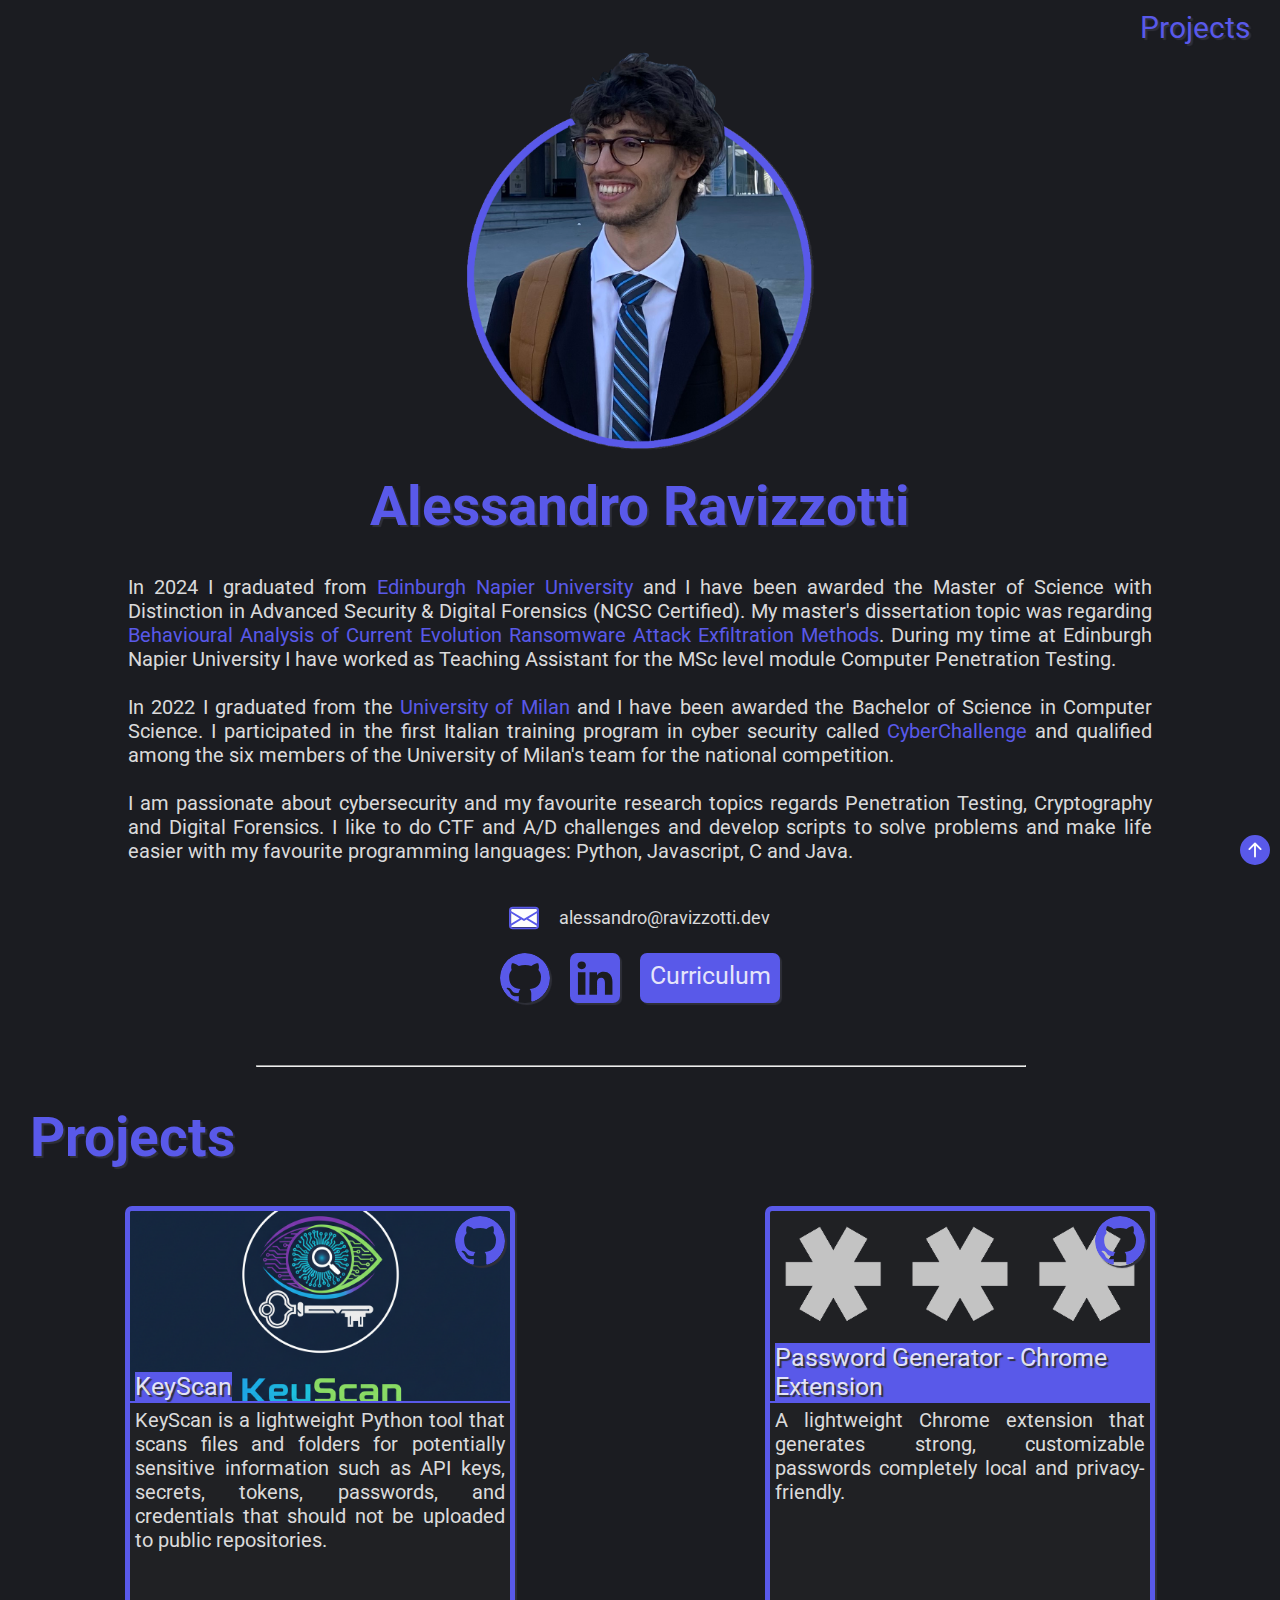
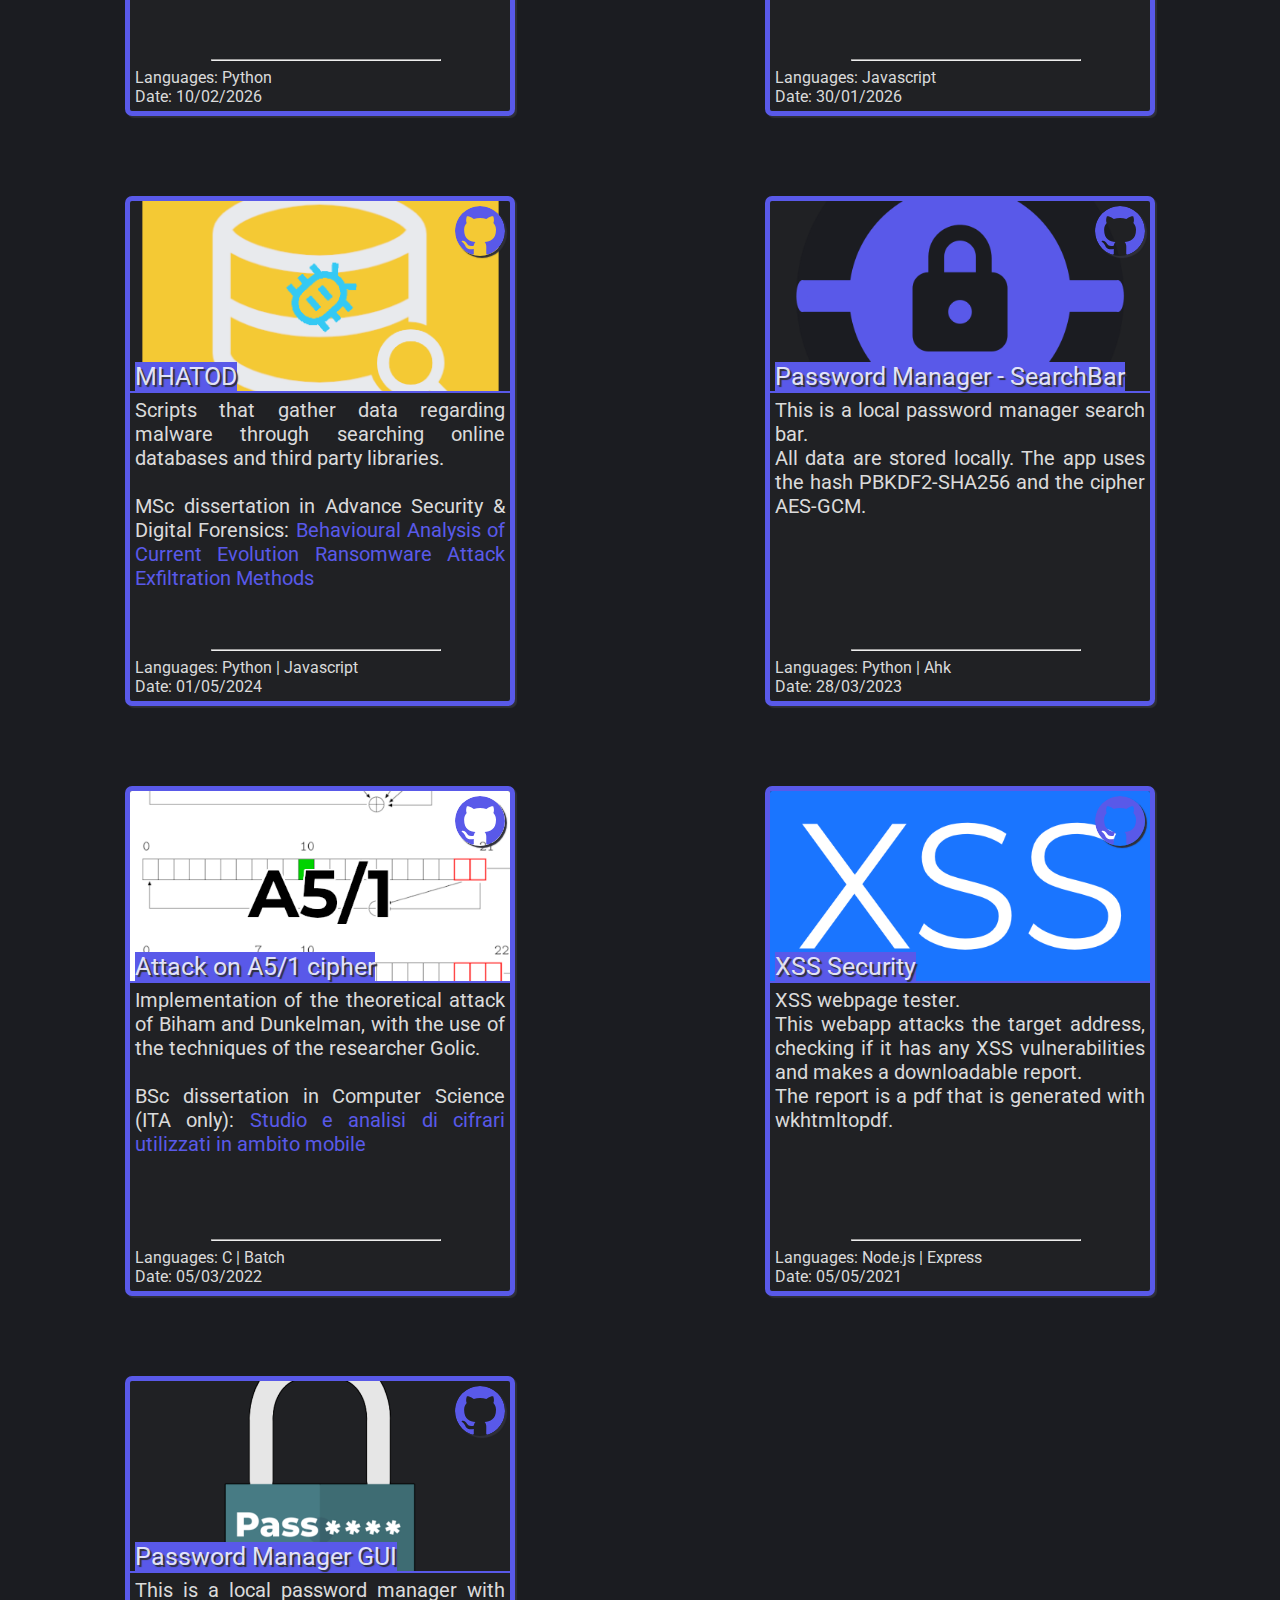
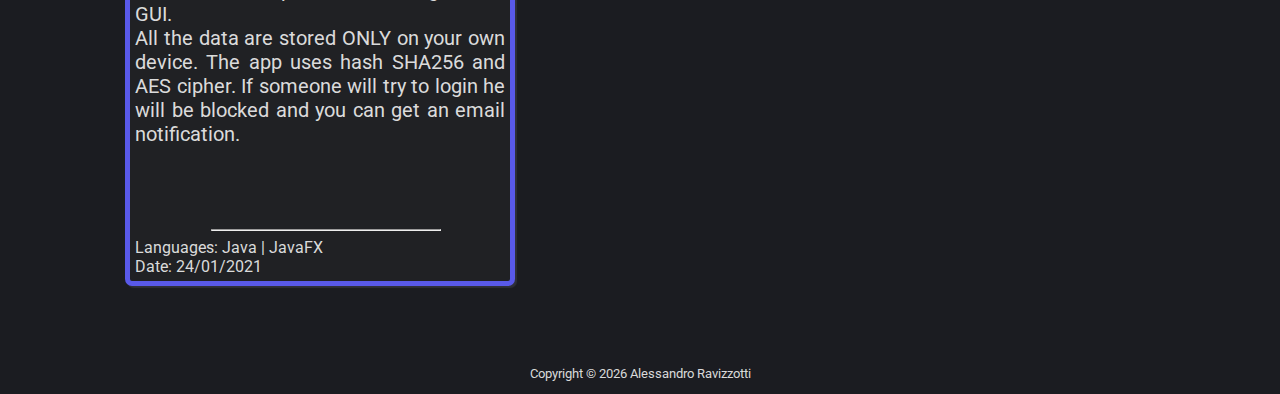
<file: index.html>
<!DOCTYPE html>
<html lang="en">
<head>
    <meta charset="UTF-8">
    <meta name="viewport" content="width=device-width, initial-scale=1.0">
    
    <link rel="icon" href="images/favicon.png">
    <link rel="stylesheet" href="stylesheets/style.css">
    <link rel="stylesheet" href="stylesheets/navigation_bar.css">
    <link rel="stylesheet" href="stylesheets/button.css">
    <link rel="stylesheet" href="stylesheets/presentation.css">
    <link rel="stylesheet" href="stylesheets/projects.css">
    <link rel="stylesheet" href="stylesheets/scrollbar.css">
    <link rel="preconnect" href="https://fonts.googleapis.com">
    <link rel="preconnect" href="https://fonts.gstatic.com" crossorigin>
    <link href="https://fonts.googleapis.com/css2?family=Roboto:wght@500&display=swap" rel="stylesheet">
    
    <script src="https://ajax.googleapis.com/ajax/libs/jquery/3.6.1/jquery.min.js"></script>
    <script src = "scripts/mobile-menu.js"></script>
    <script src = "scripts/makeDivProjects.js"></script>
    <script src = "scripts/projects-display.js"></script>

    <title>Alessandro Ravizzotti</title>

    <!-- Global site tag (gtag.js) - Google Analytics -->
    <script async src="https://www.googletagmanager.com/gtag/js?id=G-D01XWSLKJ9"></script>
    <script>
    window.dataLayer = window.dataLayer || [];
    function gtag(){dataLayer.push(arguments);}
    gtag('js', new Date());

    gtag('config', 'G-D01XWSLKJ9');
    </script>
</head>
<body>
    <header id="header">
        <nav>
            <div class="menu">
                <a href="#projects" onclick="hideMenu()">Projects</a>
                <!-- <a href="#contacts" onclick="hideMenu()">Contacts</a> -->
            </div>

            <a class="menu-button" onclick="showMenu(this)">
                <div class="menu-icon top"></div>
                <div class="menu-icon central"></div>
                <div class="menu-icon bot"></div> 
            </a>
        </nav>
    </header>

    <section id="presentation" class="container">
        <div class="container-centered presentation-left">
            <img src="images/profile.png" class="profile-pic" style="position: relative;">
            <h1 class="myName">Alessandro&nbsp;Ravizzotti</h1>
        </div>
        <div class="container-centered presentation-right">
            <div>
                <p class="text-presentation">
                    In 2024 I graduated from <a href="https://www.napier.ac.uk/courses/msc-advanced-security-and-digital-forensics-postgraduate-fulltime" target="_blank" class="link">Edinburgh Napier University</a> and I have been awarded the Master of Science with Distinction in Advanced Security & Digital Forensics (NCSC Certified). My master's dissertation topic was regarding <a href="pdf/Behavioural Analysis of Current Evolution Ransomware Attack Exfiltration Methods.pdf" target="_blank" class="link">Behavioural Analysis of Current Evolution Ransomware Attack Exfiltration Methods</a>. During my time at Edinburgh Napier University I have worked as Teaching Assistant for the MSc level module Computer Penetration Testing. <br><br>

                    In 2022 I graduated from the <a href="https://www.unimi.it/en/education/bachelor/computer-science" target="_blank" class="link">University of Milan</a> and I have been awarded the Bachelor of Science in Computer Science. I participated in the first Italian training program in cyber security called <a href="https://cyberchallenge.it/about" target="_blank" class="link">CyberChallenge</a> and qualified among the six members of the University of Milan's team for the national competition. <br><br>

                    I am passionate about cybersecurity and my favourite research topics regards Penetration Testing, Cryptography and Digital Forensics. I like to do CTF and A/D challenges and develop scripts to solve problems and make life easier with my favourite programming languages: Python, Javascript, C and Java.
                </p>
            </div>
            <div class="email-container">
                <img class="email-icon" src="images/envelope.svg">
                <span class="email-name">alessandro@ravizzotti.dev</span>
            </div>
            <div class="contacts-container">
                <a href="https://github.com/itsraval" target="_blank">
                    <img src="images/github.svg" class="github-icon">
                </a>

                <a href="https://www.linkedin.com/in/alessandro-ravizzotti/"  target="_blank">
                    <img src="images/linkedin.svg" class="linkedin-icon">
                </a>            

                <a href="pdf/Alessandro Ravizzotti - Curriculum.pdf" class="button-container" target="_blank" download>
                    <div>
                        Curriculum
                    </div>
                </a>
            </div>        
        </div>
    </section>

    <hr>

    <h1 id="projects-title">Projects</h1>

    <section id="projects" class="container"></section>
        
    <a href="#header">
        <img src="images/arrow-up.svg" class="moveUP">
    </a>
    
    <footer></footer>   

    <script>
        buildDiv()
        setDisplay(window.innerWidth)
        let y = new Date().getFullYear()
        document.getElementsByTagName('footer')[0].innerHTML = "<p>Copyright&nbsp;&copy;&nbsp;" + y + " Alessandro&nbsp;Ravizzotti</p>"
    </script>

</body>
</html>
</file>
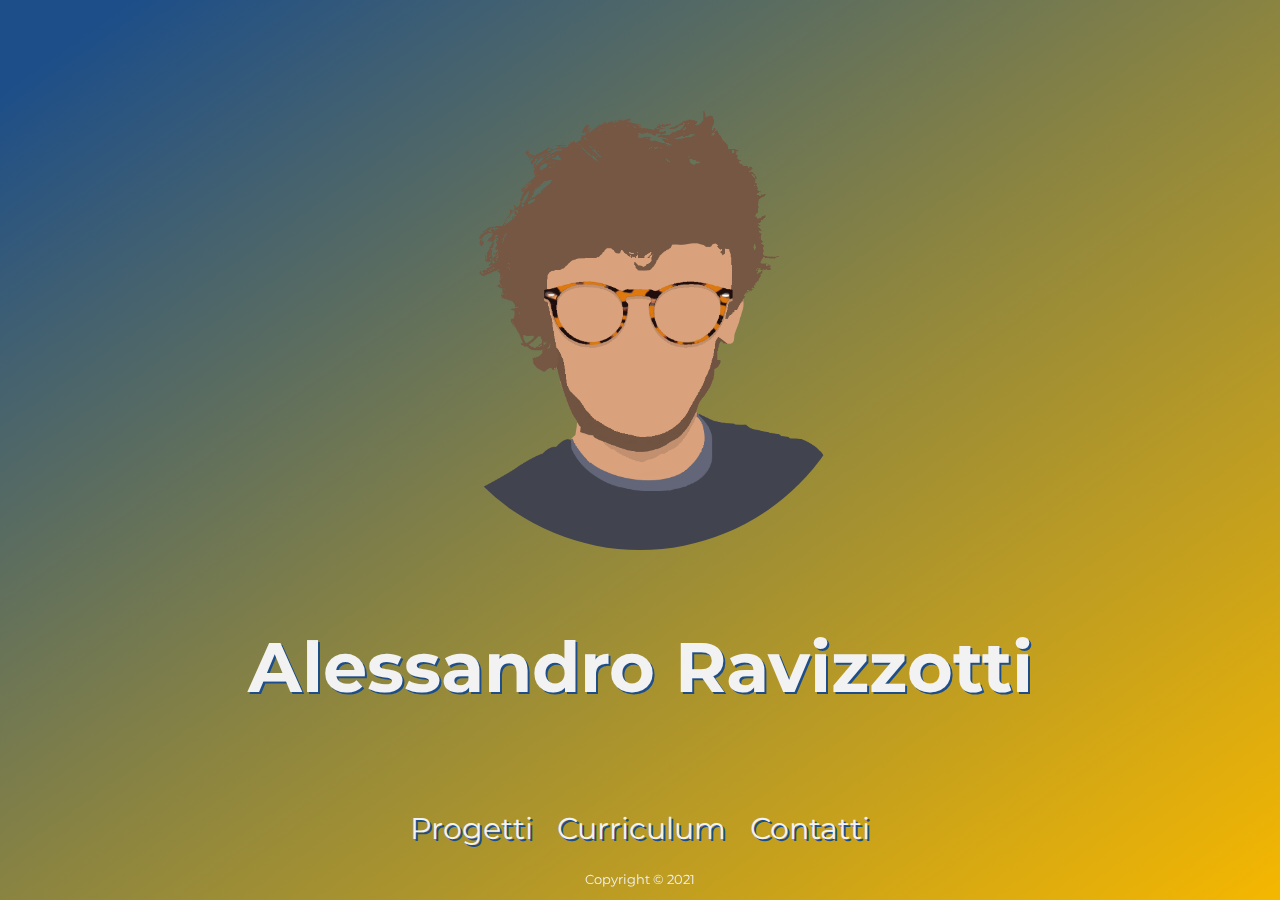
<file: it-IT/index.html>
<!DOCTYPE html>
<html lang="it">
<head>
    <meta charset="UTF-8">
    <meta name="viewport" content="width=device-width, initial-scale=1.0">
    <link rel = "icon" href = "../images/favicon/main-favicon.png">
    <link rel = "alternate" hreflang = "it" href = "index.html" />
    <link rel = "alternate" hreflang = "en" href = "../index.html" />
    <link rel = "stylesheet" href = "../stylesheets/home.css">
    <link rel = "stylesheet" href="https://fonts.googleapis.com/css2?family=Montserrat&display=swap">
    <title>Alessandro Ravizzotti</title>
</head>
<body>
    <img id="logo" src="../images/favicon/main-favicon.png" alt="Alessandro Ravizzotti picture">
    <h1>Alessandro&nbsp;Ravizzotti</h1>
    <nav>
        <a href="projects.html">Progetti</a>
        <a href="curriculum.html">Curriculum</a>
        <a href="contacts.html">Contatti</a>
    </nav>

    <footer>
        <p>Copyright&nbsp;&copy;&nbsp;2021</p>
    </footer>
    <script src = "../javascripts/set-image.js"></script>
    <script>
        var lang = navigator.language;
        if (lang == "en") window.location.replace("../index.html");
    </script>
</body>
</html>
<!--Copyright © 2021 Made by Alessandro Ravizzotti-->
</file>
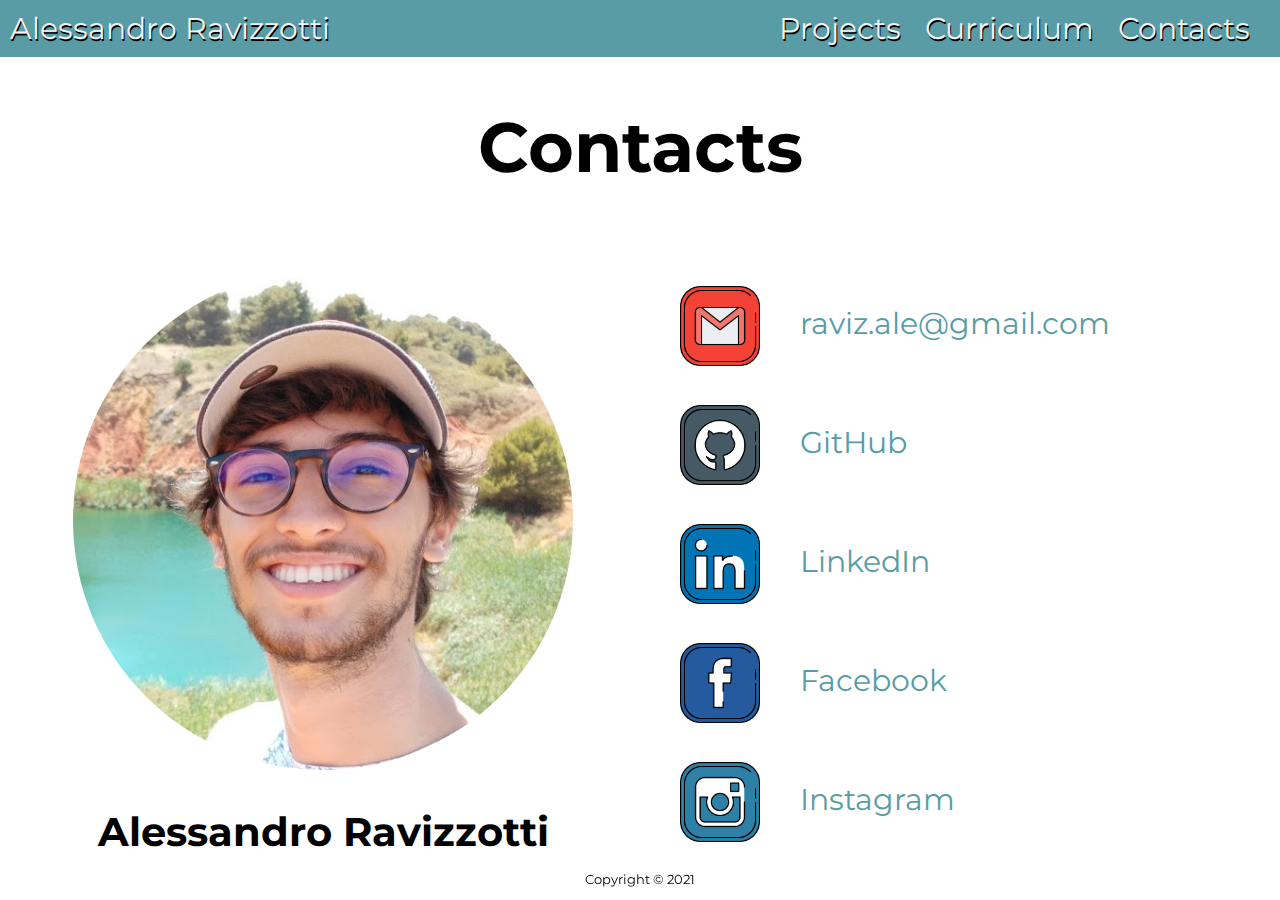
<file: contacts.html>
<!DOCTYPE html>
<html lang="en">
<head>
    <!-- Global site tag (gtag.js) - Google Analytics -->
    <script async src="https://www.googletagmanager.com/gtag/js?id=G-T4TE3MXC3V"></script>
    <script>
    window.dataLayer = window.dataLayer || [];
    function gtag(){dataLayer.push(arguments);}
    gtag('js', new Date());

    gtag('config', 'G-T4TE3MXC3V');
    </script>
    <!--  -->
    <meta charset="UTF-8">
    <meta name="viewport" content="width=device-width, initial-scale=1.0">
    <link rel = "icon" href = "images/favicon/main-favicon.png">
    <link rel = "alternate" hreflang = "it" href = "it-IT/curriculum.html" />
    <link rel = "alternate" hreflang = "en" href = "curriculum.html" />
    <link rel = "stylesheet" href = "stylesheets/default.css">
    <link rel = "stylesheet" href = "stylesheets/contacts.css">
    <link rel = "stylesheet" href = "https://fonts.googleapis.com/css2?family=Montserrat&display=swap">
    <script src = "javascripts/mobile-menu.js"></script>
    <title>Alessandro Ravizzotti</title>
</head>
<body>
    <header>
        <nav>
            <a href="index.html">Alessandro&nbsp;Ravizzotti</a>
            <div id="menu">
                <a href="projects.html">Projects</a>
                <a href="curriculum.html">Curriculum</a>
                <a href="contacts.html">Contacts</a>
            </div>

            <a id="menu-button" onclick = "showMenu(this)">
                <div class="menu-icon top"></div>
                <div class="menu-icon central"></div>
                <div class="menu-icon bot"></div> 
            </a>
        </nav>
    </header>

    <h1>Contacts</h1>

    <main>
        <div id="left-container">
            <img src="images/profile-contacts.png" alt="profile contacts">
            <h2>Alessandro&nbsp;Ravizzotti</h2>
        </div>

        <div id="contacts-container">
            <ul>
                <li>
                    <a href="mailto:raviz.ale@gmail.com">
                        <img class="icon" src="images/icons/gmail.png" alt="gmail">
                        <div class="link">
                            raviz.ale@gmail.com
                        </div>
                    </a>
                </li>
                <li>
                    <a href="https://github.com/itsraval" target="_blank">
                        <img class="icon" src="images/icons/github.png" alt="github">
                        <div class="link">
                            GitHub
                        </div> 
                    </a>
                </li>
                <li>
                    <a href="https://www.linkedin.com/in/alessandro-ravizzotti-a79a74169/" target="_blank">
                        <img class="icon" src="images/icons/linkedin.png" alt="linkedin">
                        <div class="link">
                            LinkedIn
                        </div>
                    </a>
                </li>
                <li>
                    <a href="https://www.facebook.com/alessandro.ravizzotti" target="_blank">
                        <img class="icon" src="images/icons/facebook.png" alt="facebook">
                        <div class="link">
                            Facebook
                        </div>   
                    </a>
                </li>
                <li>
                    <a href="https://www.instagram.com/itsraval/" target="_blank">
                        <img class="icon" src="images/icons/instagram.png" alt="Instagram">
                        <div class="link">
                            Instagram
                        </div>
                    </a>
                </li>
            </ul>
        </div>
    </main>
   
    <div class = "clearfix"></div>
    
    <footer>
        <p>Copyright&nbsp;&copy;&nbsp;2021</p>
    </footer>
    <script src="javascripts/set-image.js"></script>
    <script>
        var lang = navigator.language;
        if (lang == "it" || lang == "it-IT") window.location.replace("it-IT/contacts.html");
    </script>
</body>
</html>
<!--Copyright © 2021 Made by Alessandro Ravizzotti-->
</file>
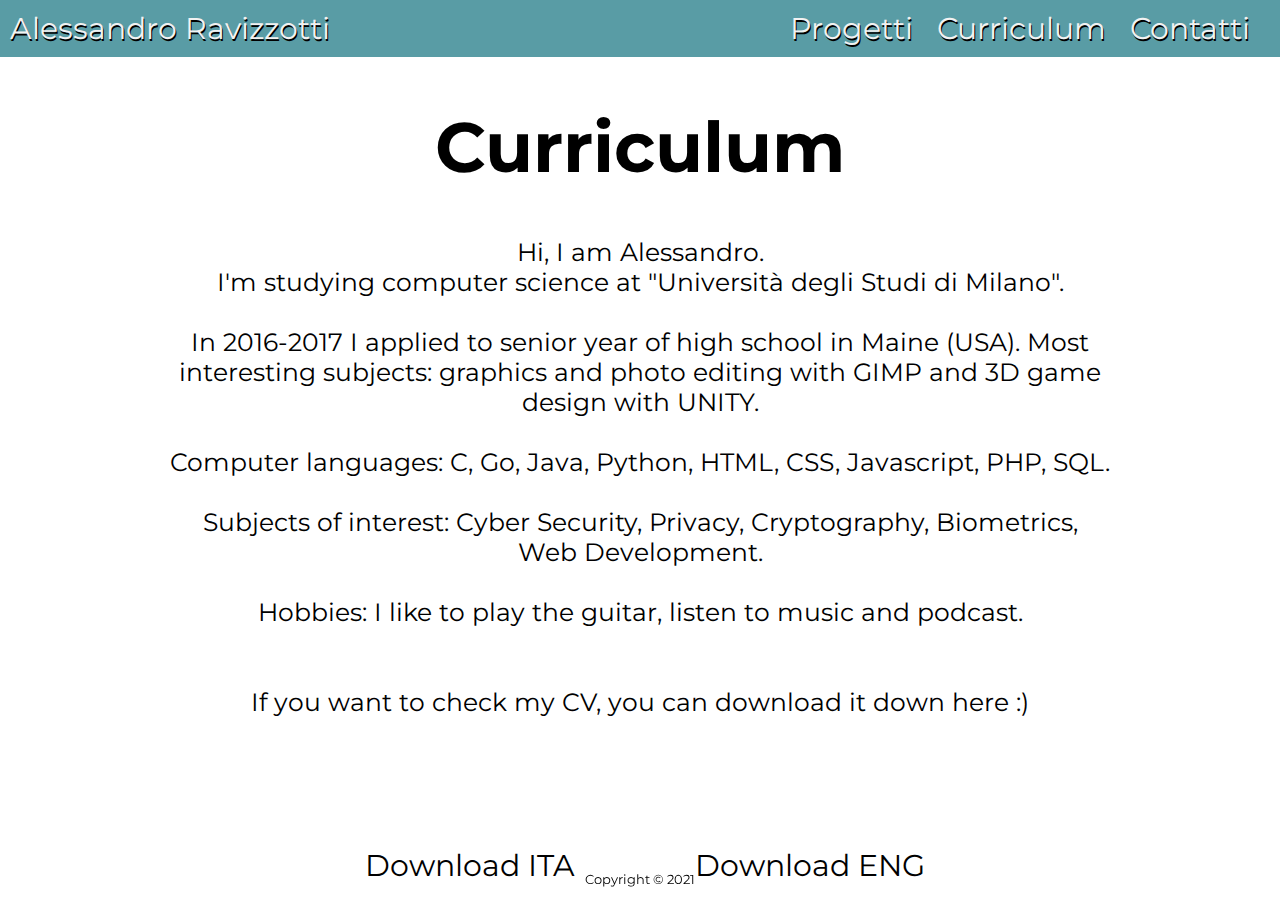
<file: curriculum.html>
<!DOCTYPE html>
<html lang="en">
<head>
    <meta charset="UTF-8">
    <meta name="viewport" content="width=device-width, initial-scale=1.0">
    <link rel = "icon" href = "images/favicon/main-favicon.png">
    <link rel = "alternate" hreflang = "it" href = "it-IT/curriculum.html" />
    <link rel = "alternate" hreflang = "en" href = "curriculum.html" />
    <link rel = "stylesheet" href = "stylesheets/default.css">
    <link rel = "stylesheet" href = "stylesheets/curriculum.css">
    <link rel = "stylesheet" href="https://fonts.googleapis.com/css2?family=Montserrat&display=swap">
    <script src = "javascripts/mobile-menu.js"></script>
    <title>Alessandro Ravizzotti</title>
</head>
<body>
    <header>
        <nav>
            <a href="index.html">Alessandro&nbsp;Ravizzotti</a>
            <div id="menu">
                <a href="">Progetti</a>
                <a href="curriculum.html">Curriculum</a>
                <a href="">Contatti</a>
            </div>

            <a id="menu-button" onclick = "showMenu(this)">
                <div class="menu-icon top"></div>
                <div class="menu-icon central"></div>
                <div class="menu-icon bot"></div> 
            </a>
        </nav>
    </header>

    <h1>Curriculum</h1>

    <section>
        Hi, I am Alessandro.
        <br>I'm studying computer science at "Università degli Studi di Milano".
        <br>
        <br>In 2016-2017 I applied to senior year of high school in Maine (USA). Most interesting subjects: graphics and photo editing with GIMP and 3D game design with UNITY.
        <br>
        <br>Computer languages: C, Go, Java, Python, HTML, CSS, Javascript, PHP, SQL.
        <br>
        <br>Subjects of interest: Cyber&nbsp;Security, Privacy, Cryptography, Biometrics, Web&nbsp;Development.
        <br>
        <br>Hobbies: I like to play the guitar, listen to music and podcast.
        <br>
        <br class="mobile-remove">
        <br>If you want to check my CV, you can download it down here :)
    </section>

    <div id="download-container">
        <a class="download-button" href="curriculum/Alessandro Ravizzotti - Curriculum ITA.pdf" download>
            <div class="button">
                Download ITA
            </div>
        </a>

        <a class="download-button" href="curriculum/Alessandro Ravizzotti - Curriculum ENG.pdf" download>
            <div class="button">
                Download ENG
            </div>
        </a>
    </div>

    <footer>
        <p>Copyright&nbsp;&copy;&nbsp;2021</p>
    </footer>
    <script src="javascripts/set-image.js"></script>
    <script>
        var lang = navigator.language;
        if (lang == "it" || lang == "it-IT") window.location.replace("it-IT/curriculum.html");
    </script>
</body>
</html>
<!--Copyright © 2021 Made by Alessandro Ravizzotti-->
</file>
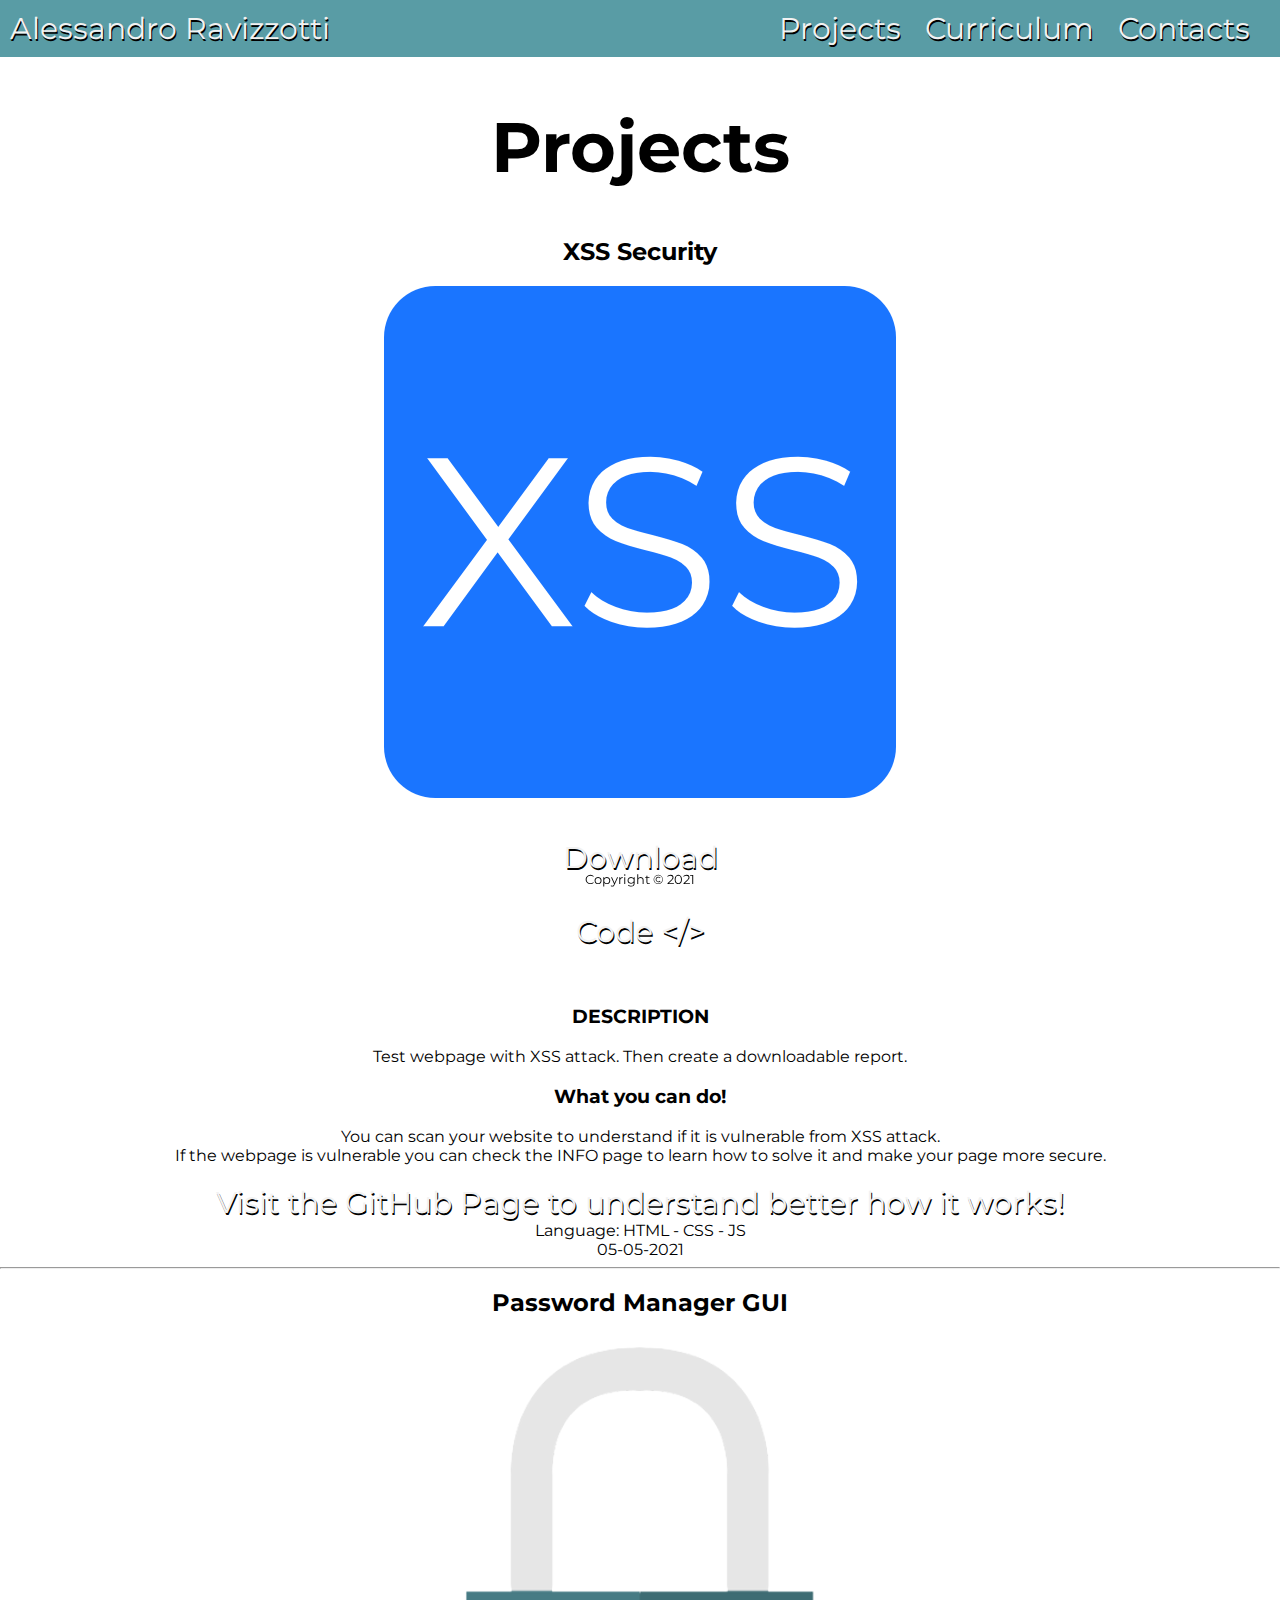
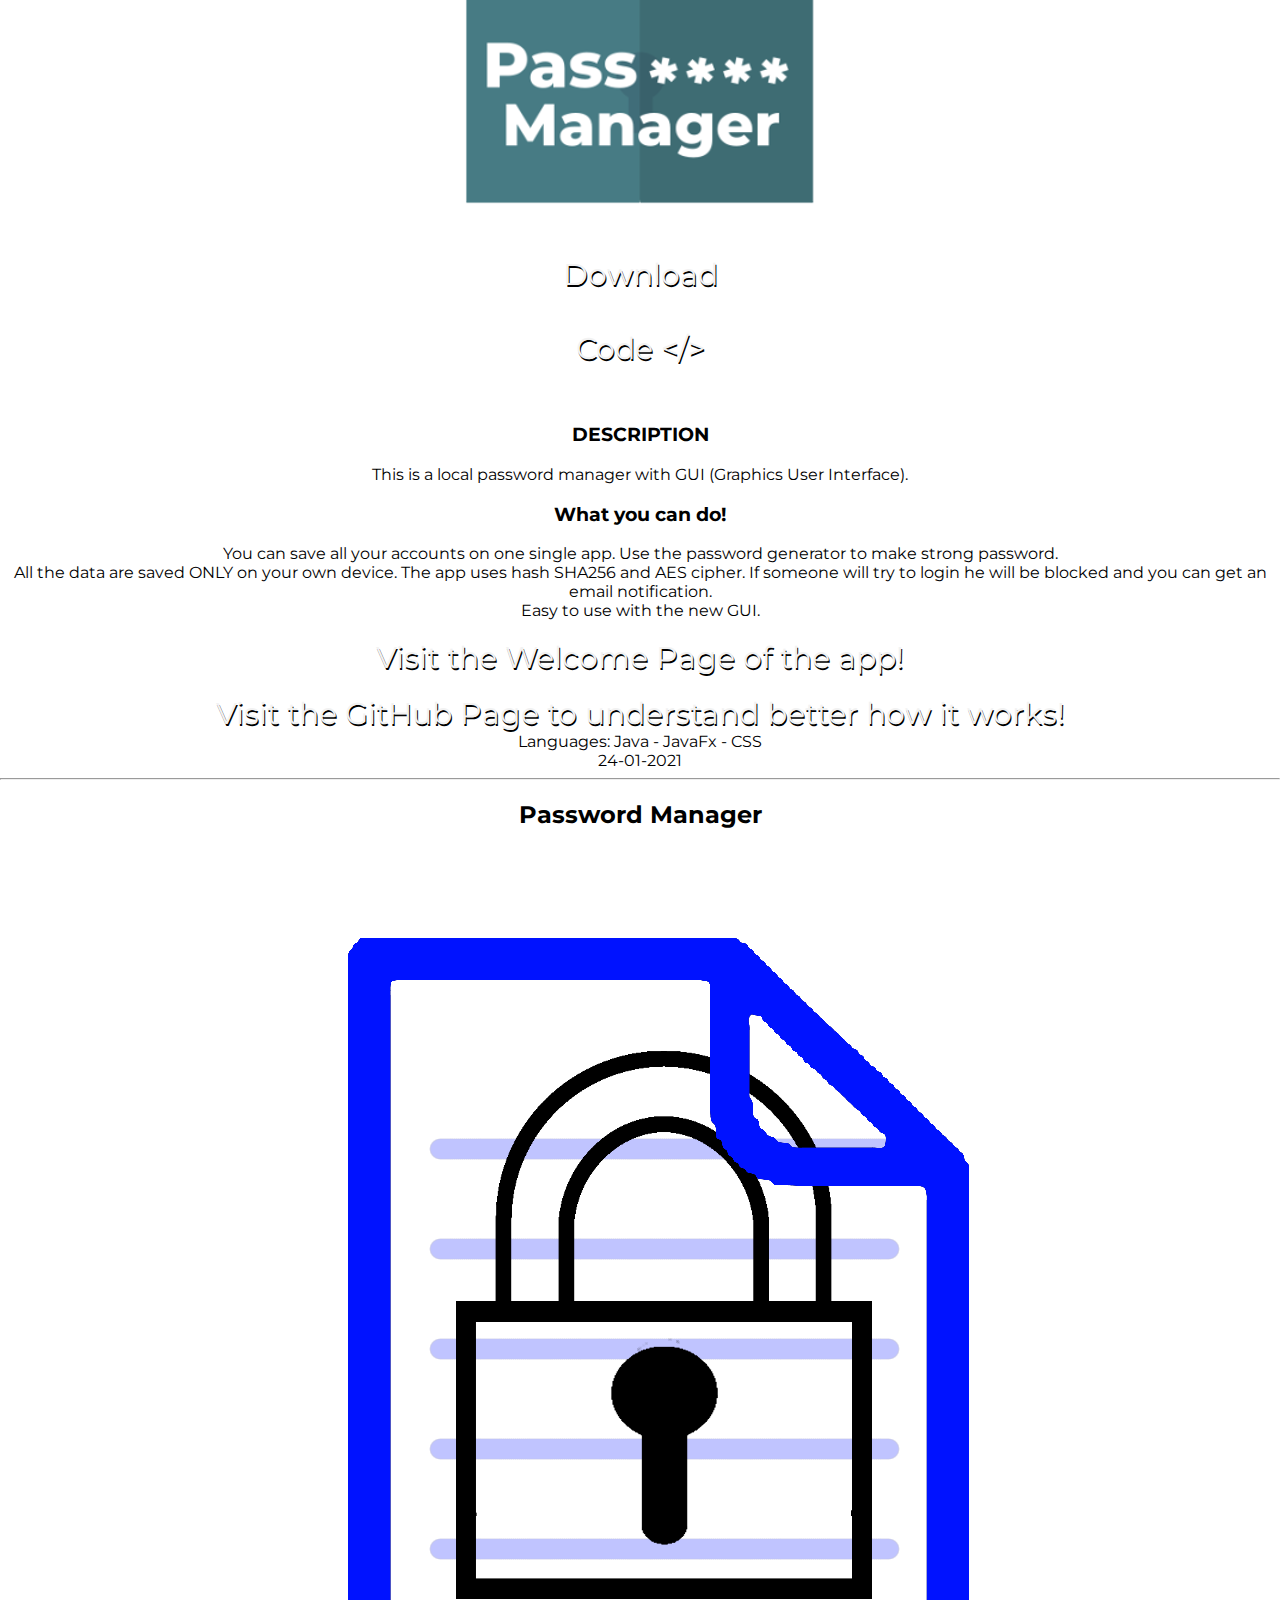
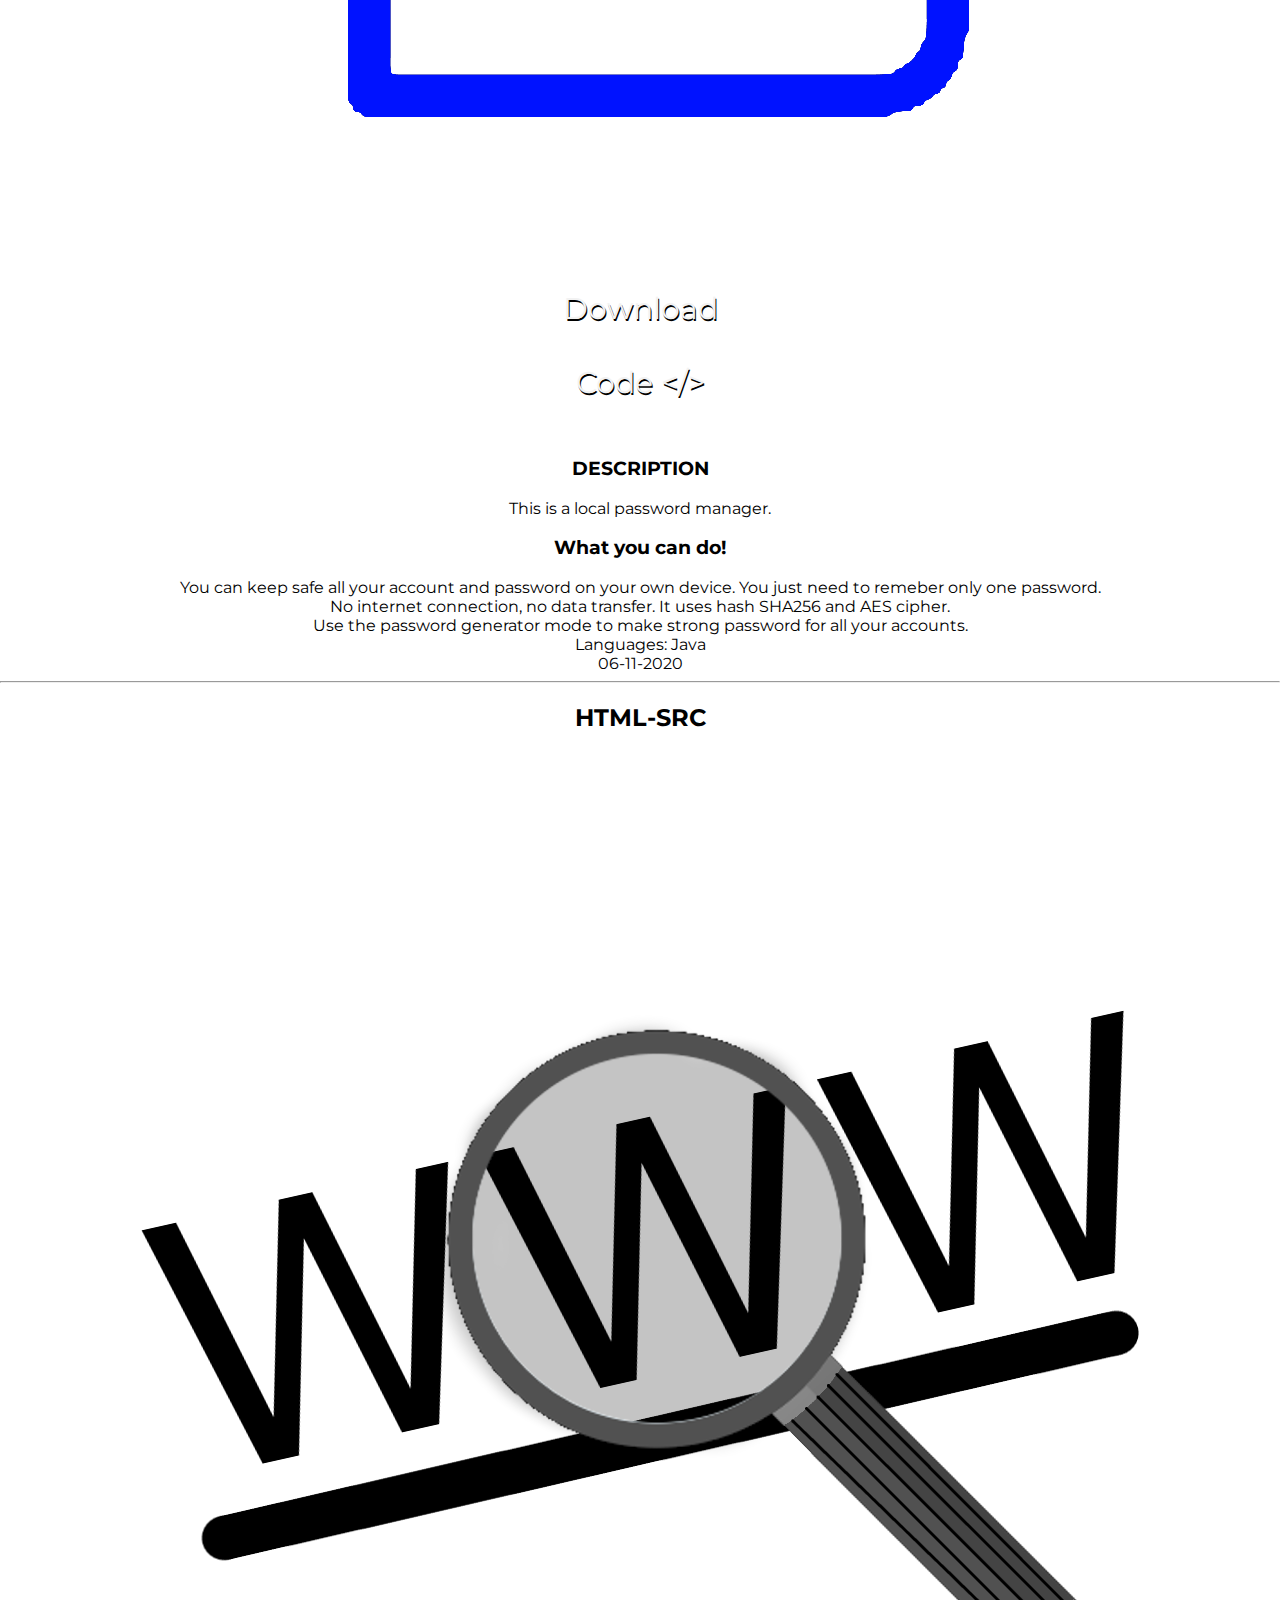
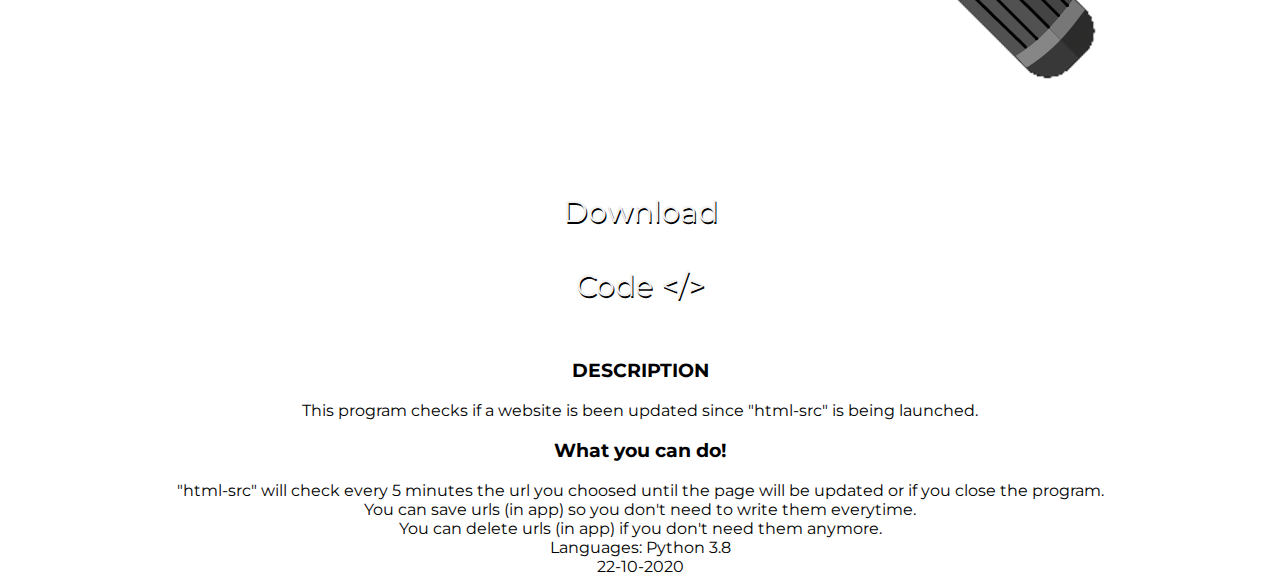
<file: projects.html>
<!DOCTYPE html>
<html lang="en">
<head>
    <!-- Global site tag (gtag.js) - Google Analytics -->
    <script async src="https://www.googletagmanager.com/gtag/js?id=G-T4TE3MXC3V"></script>
    <script>
    window.dataLayer = window.dataLayer || [];
    function gtag(){dataLayer.push(arguments);}
    gtag('js', new Date());

    gtag('config', 'G-T4TE3MXC3V');
    </script>
    <!--  -->
    <meta charset="UTF-8">
    <meta name="viewport" content="width=device-width, initial-scale=1.0">
    <link rel = "icon" href = "images/favicon/main-favicon.png">
    <link rel = "alternate" hreflang = "it" href = "it-IT/curriculum.html" />
    <link rel = "alternate" hreflang = "en" href = "curriculum.html" />
    <link rel = "stylesheet" href = "stylesheets/default.css">
    <link rel = "stylesheet" href = "stylesheets/projects.css">
    <link rel = "stylesheet" href = "https://fonts.googleapis.com/css2?family=Montserrat&display=swap">
    <script src = "javascripts/mobile-menu.js"></script>
    <title>Alessandro Ravizzotti</title>
</head>
<body>
    <header>
        <nav>
            <a href="index.html">Alessandro&nbsp;Ravizzotti</a>
            <div id="menu">
                <a href="projects.html">Projects</a>
                <a href="curriculum.html">Curriculum</a>
                <a href="contacts.html">Contacts</a>
            </div>

            <a id="menu-button" onclick = "showMenu(this)">
                <div class="menu-icon top"></div>
                <div class="menu-icon central"></div>
                <div class="menu-icon bot"></div> 
            </a>
        </nav>
    </header>

    <h1>Projects</h1>

    <main>
        <h2>XSS Security</h2>
        <article>
            <div class="left-container">
                <img class="icon" src="images/projects/project4.png" alt="XSS Security">
                <div class="link-container">
                    <a class="link-button" href="projects/project4 - XSS_Security.zip" download="XSS_Security.zip">
                        <div class="button">
                            Download
                        </div>
                    </a>
                    <a class="link-button" href="https://github.com/itsraval/XSS-Security" target="_blank">
                        <div class="button">
                            Code &lt;/&gt;
                        </div>
                    </a>
                </div>
            </div>
            <div class="right-container">
                <h3 class="descriptionTitle">DESCRIPTION</h3>
                <section>
                    Test webpage with XSS attack. Then create a downloadable report.
                </section>

                <h3>What you can do!</h3>
                <section>
                    You can scan your website to understand if it is vulnerable from XSS attack.
                    <br>If the webpage is vulnerable you can check the INFO page to learn how to solve it and make your page more secure.
                    <br>
                    <br><a class="connection" href="https://github.com/itsraval/XSS-Security/blob/main/README.md">Visit the GitHub Page to understand better how it works!</a>
                </section>

                <section class="endSection">
                    Language:    HTML - CSS - JS 
                    <br>05-05-2021
                </section>
            </div>
        </article>

        <hr>

        <h2>Password Manager GUI</h2>
        <article>
            <div class="left-container">
                <img class="icon" src="images/projects/project3.png" alt="Password Manager GUI">
                <div class="link-container">
                    <a class="link-button" href="projects/project3 - PasswordManagerGUI.zip" download="PasswordManagerGUI.zip">
                        <div class="button">
                            Download
                        </div>
                    </a>
                    <a class="link-button" href="https://github.com/itsraval/passwordManagerGUI" target="_blank">
                        <div class="button">
                            Code &lt;/&gt;
                        </div>
                    </a>
                </div>
            </div>
            <div class="right-container">
                <h3 class="descriptionTitle">DESCRIPTION</h3>
                <section>
                    This is a local password manager with GUI (Graphics User Interface).
                </section>

                <h3>What you can do!</h3>
                <section>
                    You can save all your accounts on one single app. Use the password generator to make strong password.
                    <br>All the data are saved ONLY on your own device. The app uses hash SHA256 and AES cipher. If someone will try to login he will be blocked and you can get an email notification.
                    <br>Easy to use with the new GUI. 
                    <br>
                    <br><a class="connection" href="https://www.pswmanager.tk">Visit the Welcome Page of the app!</a>
                    <br>
                    <br><a class="connection" href="https://github.com/itsraval/passwordManagerGUI/blob/main/README.md">Visit the GitHub Page to understand better how it works!</a>
                </section>

                <section class="endSection">
                    Languages:    Java - JavaFx - CSS 
                    <br>24-01-2021
                </section>
            </div>
        </article>

        <hr>

        <h2>Password Manager</h2>
        <article>
            <div class="left-container">
                <img class="icon" src="images/projects/project2.png" alt="Password Manager">
                <div class="link-container">
                    <a class="link-button" href="projects/project2 - passwordManager.zip" download="PasswordManager.zip">
                        <div class="button">
                            Download
                        </div>
                    </a>
                    <a class="link-button" href="https://github.com/itsraval/passwordManager" target="_blank">
                        <div class="button">
                            Code &lt;/&gt;
                        </div>
                    </a>
                </div>
            </div>
            <div class="right-container">
                <h3 class="descriptionTitle">DESCRIPTION</h3>
                <section>
                    This is a local password manager.
                </section>

                <h3>What you can do!</h3>
                <section>
                    You can keep safe all your account and password on your own device. You just need to remeber only one password.
                    <br>No internet connection, no data transfer. It uses hash SHA256 and AES cipher.
                    <br>Use the password generator mode to make strong password for all your accounts.
                </section>

                <section class="endSection">
                    Languages:    Java 
                    <br>06-11-2020
                </section>
            </div>
        </article>

        
        <hr>

        <h2>HTML-SRC</h2>
        <article>
            <div class="left-container">
                <img class="icon" src="images/projects/project1.png" alt="Password Manager">
                <div class="link-container">
                    <a class="link-button" href="projects/project1 - html_src.zip" download="html_src.zip">
                        <div class="button">
                            Download
                        </div>
                    </a>
                    <a class="link-button" href="https://github.com/itsraval/html-src" target="_blank">
                        <div class="button">
                            Code &lt;/&gt;
                        </div>
                    </a>
                </div>
            </div>
            <div class="right-container">
                <h3 class="descriptionTitle">DESCRIPTION</h3>
                <section>
                    This program checks if a website is been updated since "html-src" is being launched.
                </section>

                <h3>What you can do!</h3>
                <section>
                    "html-src" will check every 5 minutes the url you choosed until the page will be updated or if you close the program.
                    <br>You can save urls (in app) so you don't need to write them everytime.
                    <br>You can delete urls (in app) if you don't need them anymore.
                </section>

                <section class="endSection">
                    Languages:    Python 3.8 
                    <br>22-10-2020
                </section>
            </div>
        </article>
    </main>

    <footer id="downPage">
        <p>Copyright&nbsp;&copy;&nbsp;2021</p>
    </footer>
    <script src="javascripts/set-image.js"></script>
    <script>
        var lang = navigator.language;
        if (lang == "it" || lang == "it-IT") window.location.replace("it-IT/projects.html");
    </script>
</body>
</html>
<!--Copyright © 2021 Made by Alessandro Ravizzotti-->
</file>
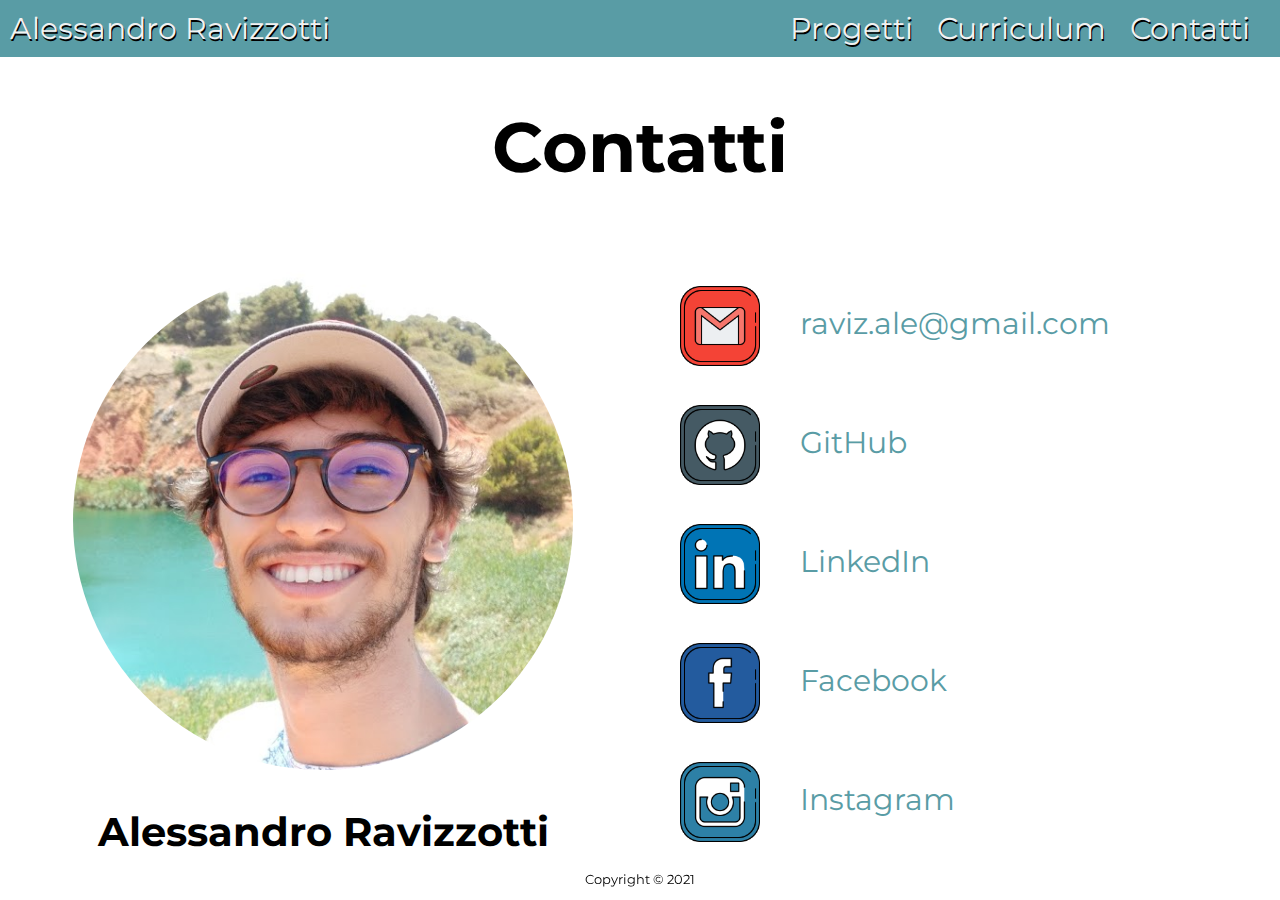
<file: it-IT/contacts.html>
<!DOCTYPE html>
<html lang="it">
<head>
    <!-- Global site tag (gtag.js) - Google Analytics -->
    <script async src="https://www.googletagmanager.com/gtag/js?id=G-T4TE3MXC3V"></script>
    <script>
    window.dataLayer = window.dataLayer || [];
    function gtag(){dataLayer.push(arguments);}
    gtag('js', new Date());

    gtag('config', 'G-T4TE3MXC3V');
    </script>
    <!--  -->
    <meta charset="UTF-8">
    <meta name="viewport" content="width=device-width, initial-scale=1.0">
    <link rel = "icon" href = "../images/favicon/main-favicon.png">
    <link rel = "alternate" hreflang = "it" href = "curriculum.html" />
    <link rel = "alternate" hreflang = "en" href = "../curriculum.html" />
    <link rel = "stylesheet" href = "../stylesheets/default.css">
    <link rel = "stylesheet" href = "../stylesheets/contacts.css">
    <link rel = "stylesheet" href = "https://fonts.googleapis.com/css2?family=Montserrat&display=swap">
    <script src = "../javascripts/mobile-menu.js"></script>
    <title>Alessandro Ravizzotti</title>
</head>
<body>
    <header>
        <nav>
            <a href="index.html">Alessandro&nbsp;Ravizzotti</a>
            <div id="menu">
                <a href="projects.html">Progetti</a>
                <a href="curriculum.html">Curriculum</a>
                <a href="contacts.html">Contatti</a>
            </div>

            <a id="menu-button" onclick = "showMenu(this)">
                <div class="menu-icon top"></div>
                <div class="menu-icon central"></div>
                <div class="menu-icon bot"></div> 
            </a>
        </nav>
    </header>

    <h1>Contatti</h1>

    <main>
        <div id="left-container">
            <img src="../images/profile-contacts.png" alt="profile contacts">
            <h2>Alessandro&nbsp;Ravizzotti</h2>
        </div>

        <div id="contacts-container">
            <ul>
                <li>
                    <a href="mailto:raviz.ale@gmail.com">
                        <img class="icon" src="../images/icons/gmail.png" alt="gmail">
                        <div class="link">
                            raviz.ale@gmail.com
                        </div>
                    </a>
                </li>
                <li>
                    <a href="https://github.com/itsraval" target="_blank">
                        <img class="icon" src="../images/icons/github.png" alt="github">
                        <div class="link">
                            GitHub
                        </div> 
                    </a>
                </li>
                <li>
                    <a href="https://www.linkedin.com/in/alessandro-ravizzotti-a79a74169/" target="_blank">
                        <img class="icon" src="../images/icons/linkedin.png" alt="linkedin">
                        <div class="link">
                            LinkedIn
                        </div>
                    </a>
                </li>
                <li>
                    <a href="https://www.facebook.com/alessandro.ravizzotti" target="_blank">
                        <img class="icon" src="../images/icons/facebook.png" alt="facebook">
                        <div class="link">
                            Facebook
                        </div>   
                    </a>
                </li>
                <li>
                    <a href="https://www.instagram.com/itsraval/" target="_blank">
                        <img class="icon" src="../images/icons/instagram.png" alt="Instagram">
                        <div class="link">
                            Instagram
                        </div>
                    </a>
                </li>
            </ul>
        </div>
    </main>

    <footer>
        <p>Copyright&nbsp;&copy;&nbsp;2021</p>
    </footer>
    <script src="../javascripts/set-image.js"></script>
    <script>
        var lang = navigator.language;
        if (lang == "en") window.location.replace("../contacts.html");
    </script>
</body>
</html>
<!--Copyright © 2021 Made by Alessandro Ravizzotti-->
</file>
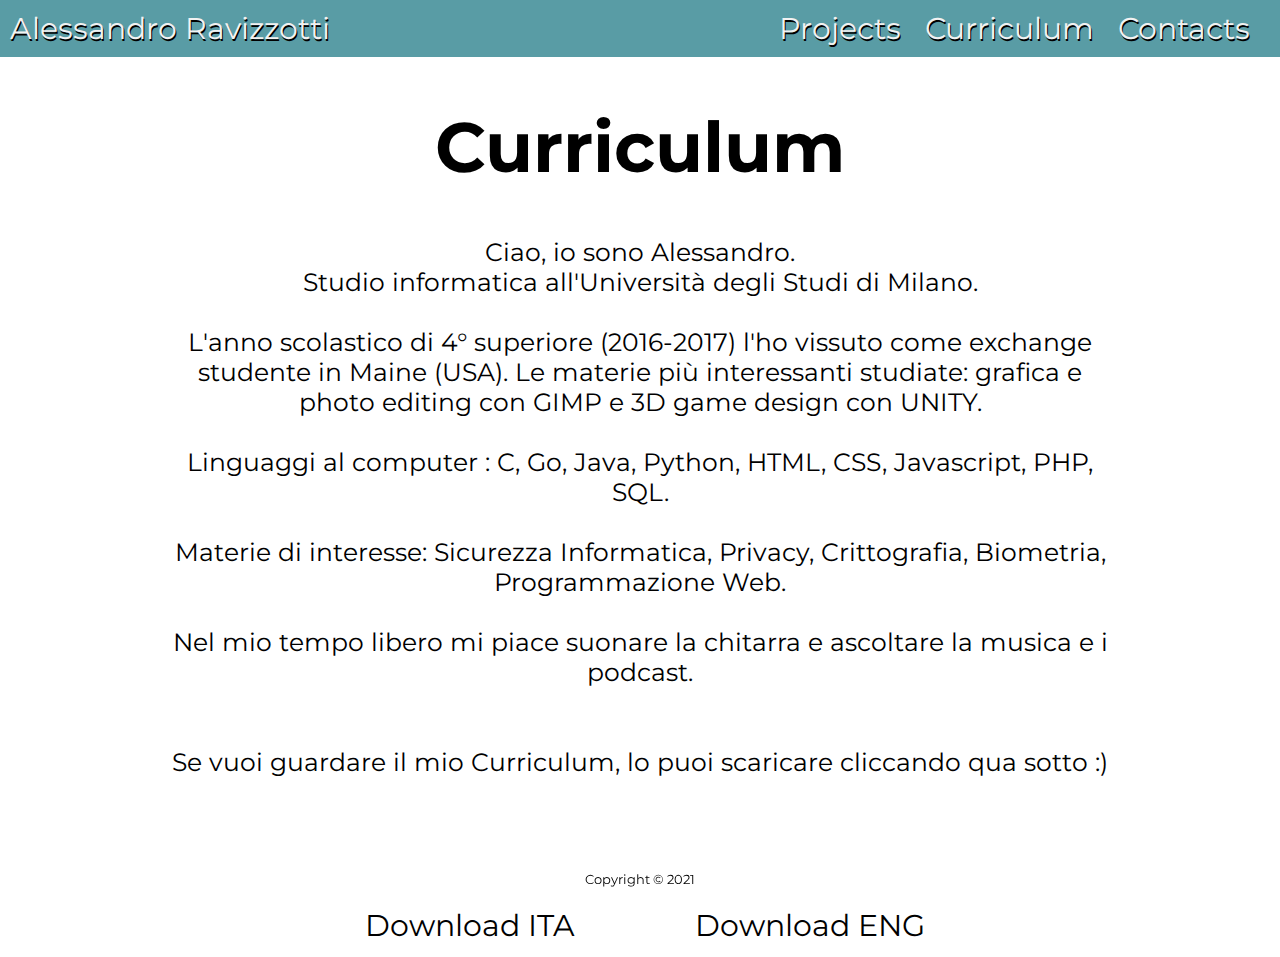
<file: it-IT/curriculum.html>
<!DOCTYPE html>
<html lang="en">
<head>
    <meta charset="UTF-8">
    <meta name="viewport" content="width=device-width, initial-scale=1.0">
    <link rel = "icon" href = "images/favicon/main-favicon.png">
    <link rel = "alternate" hreflang = "it" href = "curriculum.html" />
    <link rel = "alternate" hreflang = "en" href = "../curriculum.html" />
    <link rel = "stylesheet" href = "../stylesheets/default.css">
    <link rel = "stylesheet" href = "../stylesheets/curriculum.css">
    <link rel = "stylesheet" href="https://fonts.googleapis.com/css2?family=Montserrat&display=swap">
    <script src = "../javascripts/mobile-menu.js"></script>
    <title>Alessandro Ravizzotti</title>
</head>
<body>
    <header>
        <nav>
            <a href="index.html">Alessandro&nbsp;Ravizzotti</a>
            <div id="menu">
                <a href="">Projects</a>
                <a href="curriculum.html">Curriculum</a>
                <a href="">Contacts</a>
            </div>

            <a id="menu-button" onclick = "showMenu(this)">
                <div class="menu-icon top"></div>
                <div class="menu-icon central"></div>
                <div class="menu-icon bot"></div> 
            </a>
        </nav>
    </header>

    <h1>Curriculum</h1>

    <section>
        Ciao, io sono Alessandro.
        <br>Studio informatica all'Università degli Studi di Milano.
        <br>
        <br>L'anno scolastico di 4° superiore (2016-2017) l'ho vissuto come exchange studente in Maine (USA). Le materie più interessanti studiate: grafica e photo editing con GIMP e 3D game design con UNITY.
        <br>
        <br>Linguaggi al computer : C, Go, Java, Python, HTML, CSS, Javascript, PHP, SQL.
        <br>
        <br>Materie di interesse: Sicurezza&nbsp;Informatica, Privacy, Crittografia, Biometria, Programmazione&nbsp;Web.
        <br>
        <br>Nel mio tempo libero mi piace suonare la chitarra e ascoltare la musica e i podcast.
        <br>
        <br class = "mobile-remove">
        <br>Se vuoi guardare il mio Curriculum, lo puoi scaricare cliccando qua sotto :)
    </section>

    <div id="download-container">
        <a class="download-button" href="../curriculum/Alessandro Ravizzotti - Curriculum ITA.pdf" download>
            <div class="button">
                Download ITA
            </div>
        </a>

        <a class="download-button" href="../curriculum/Alessandro Ravizzotti - Curriculum ENG.pdf" download>
            <div class="button">
                Download ENG
            </div>
        </a>
    </div>

    <footer>
        <p>Copyright&nbsp;&copy;&nbsp;2021</p>
    </footer>
    <script src = "../javascripts/set-image.js"></script>
    <script>
        var lang = navigator.language;
        if (lang == "en") window.location.replace("../curriculum.html");
    </script>
</body>
</html>
<!--Copyright © 2021 Made by Alessandro Ravizzotti-->
</file>
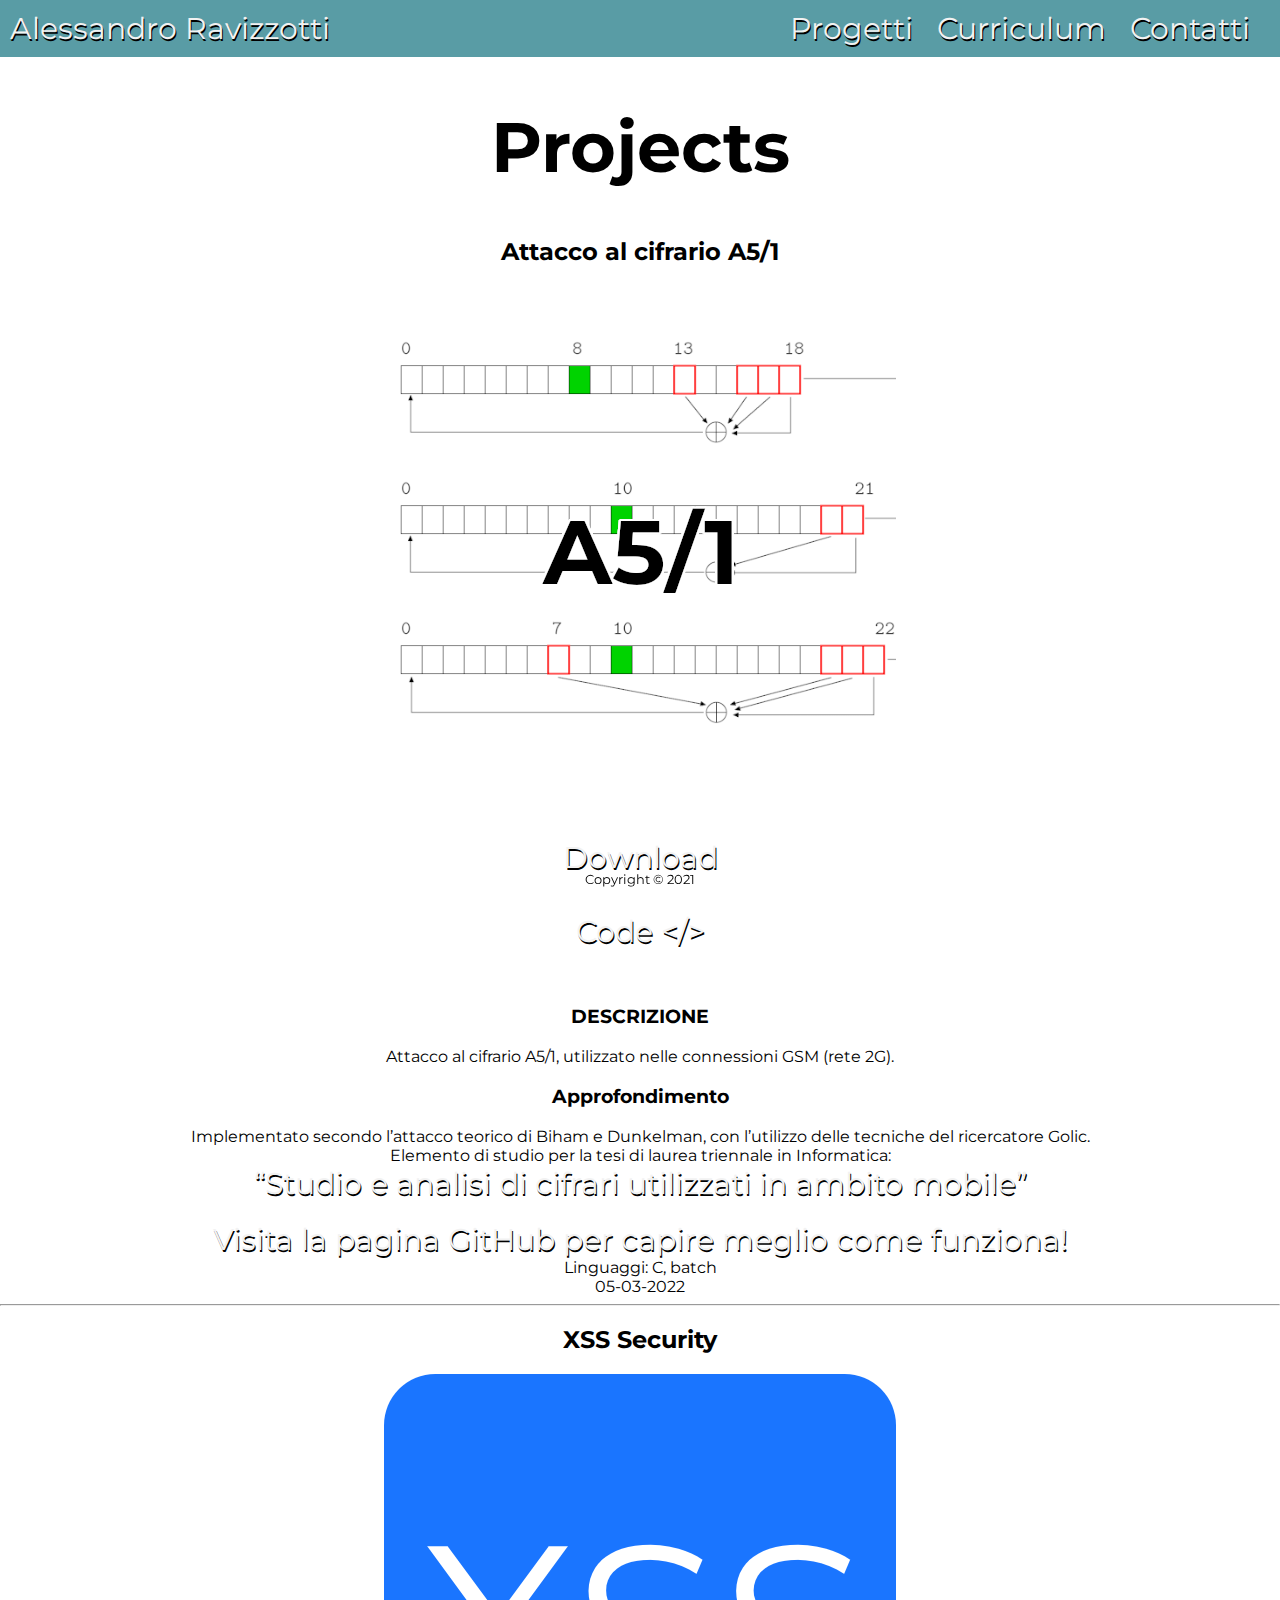
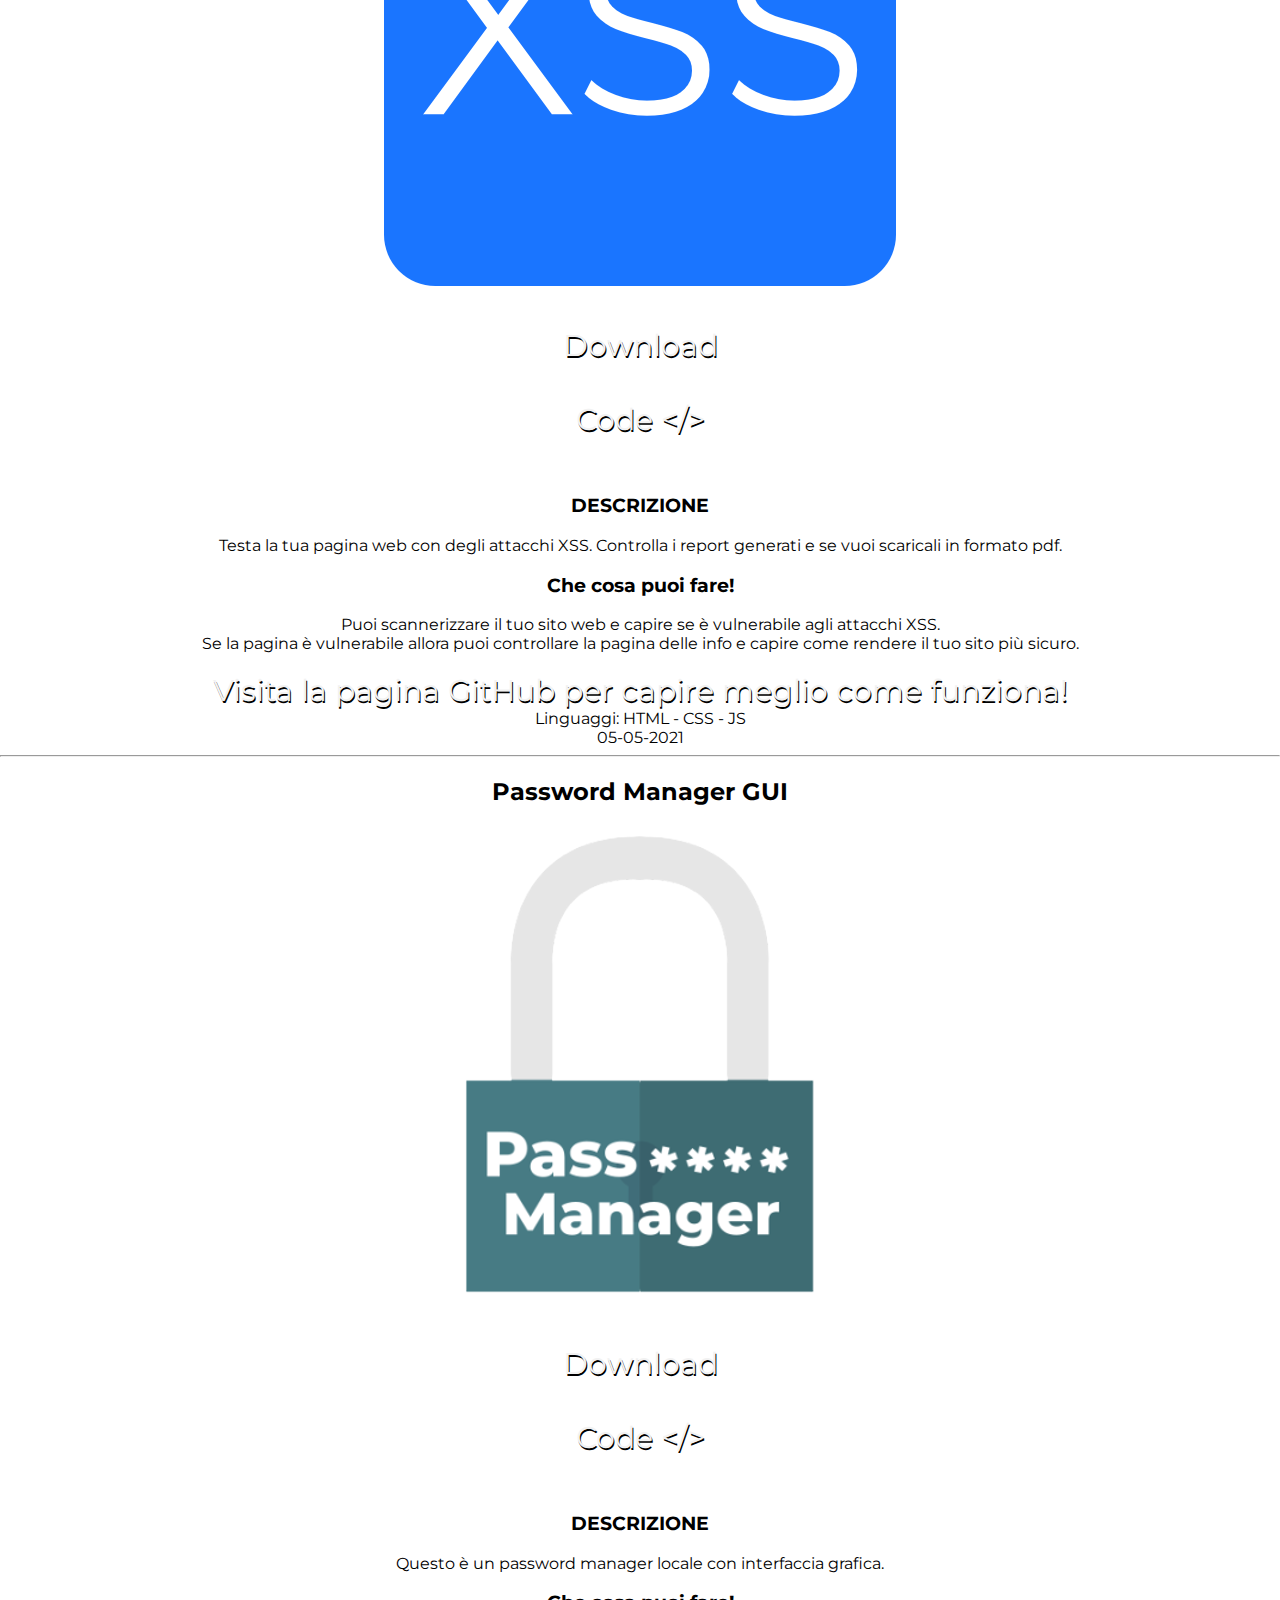
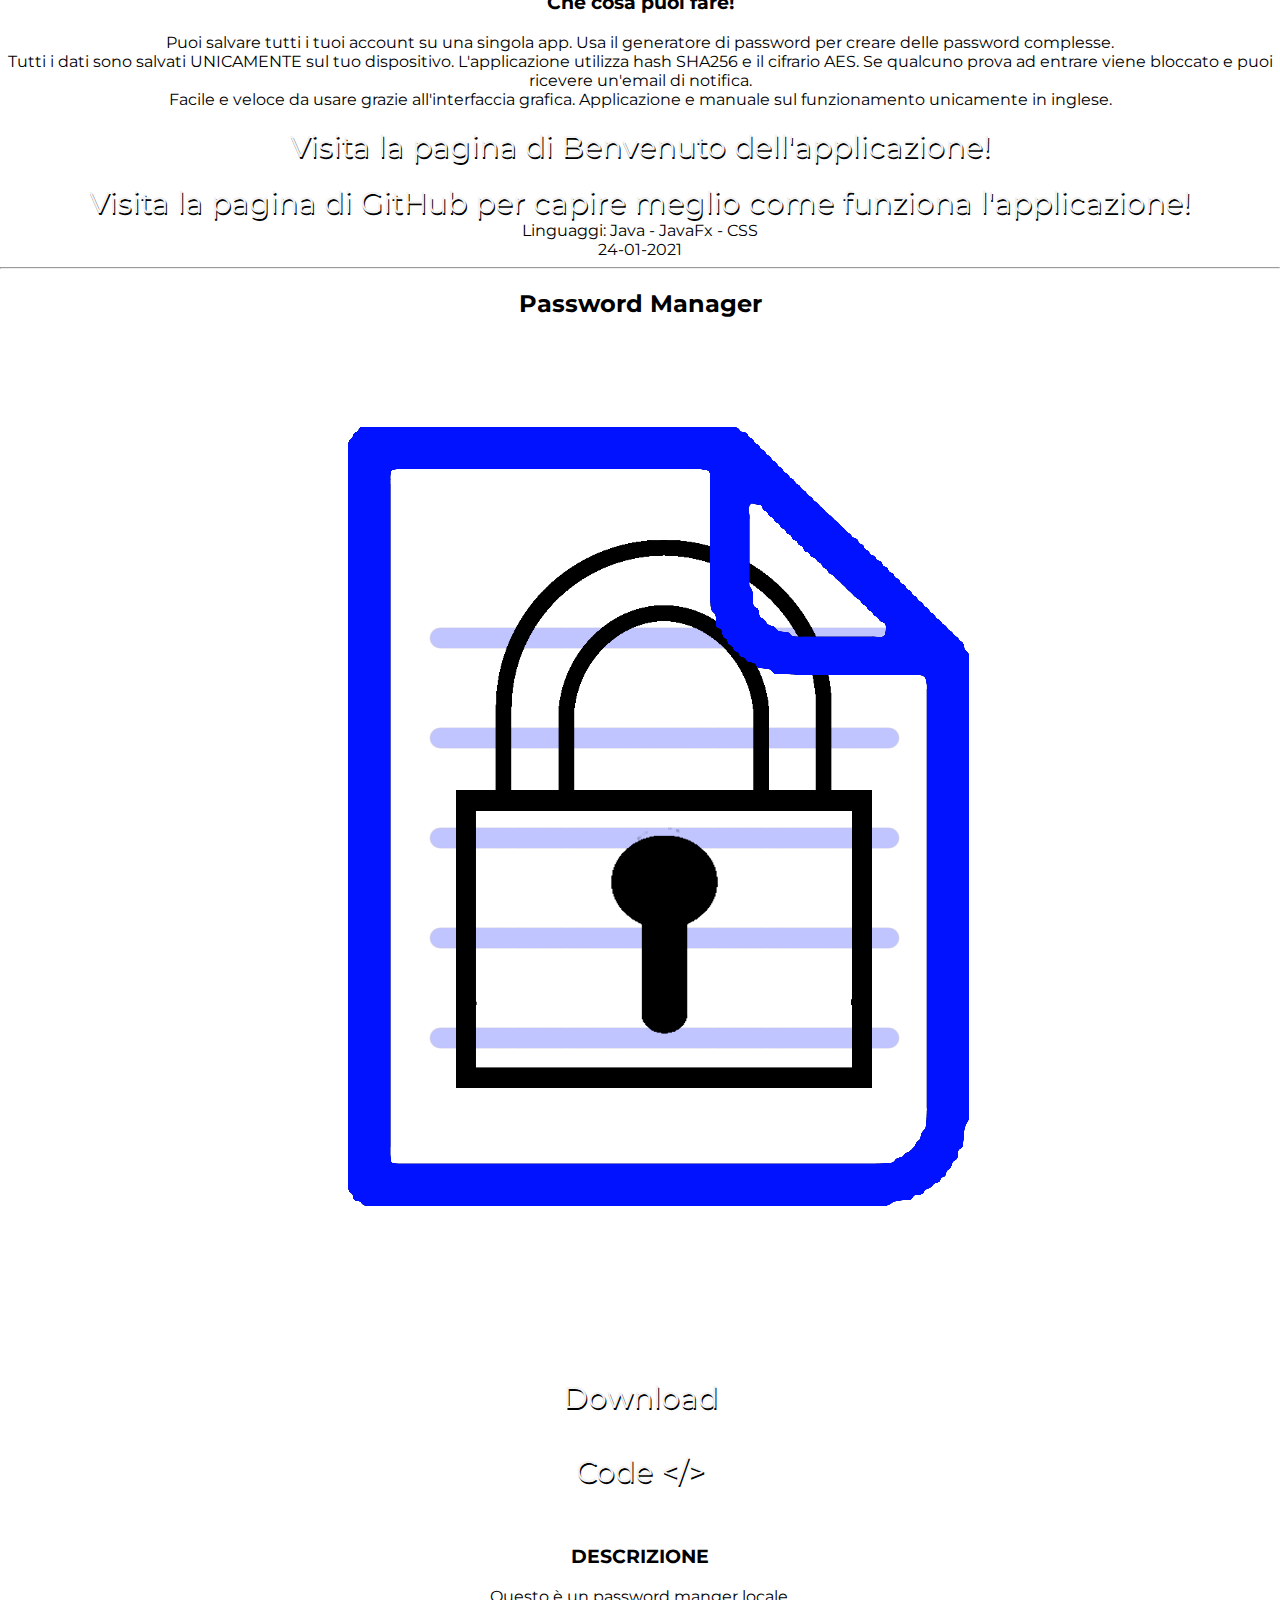
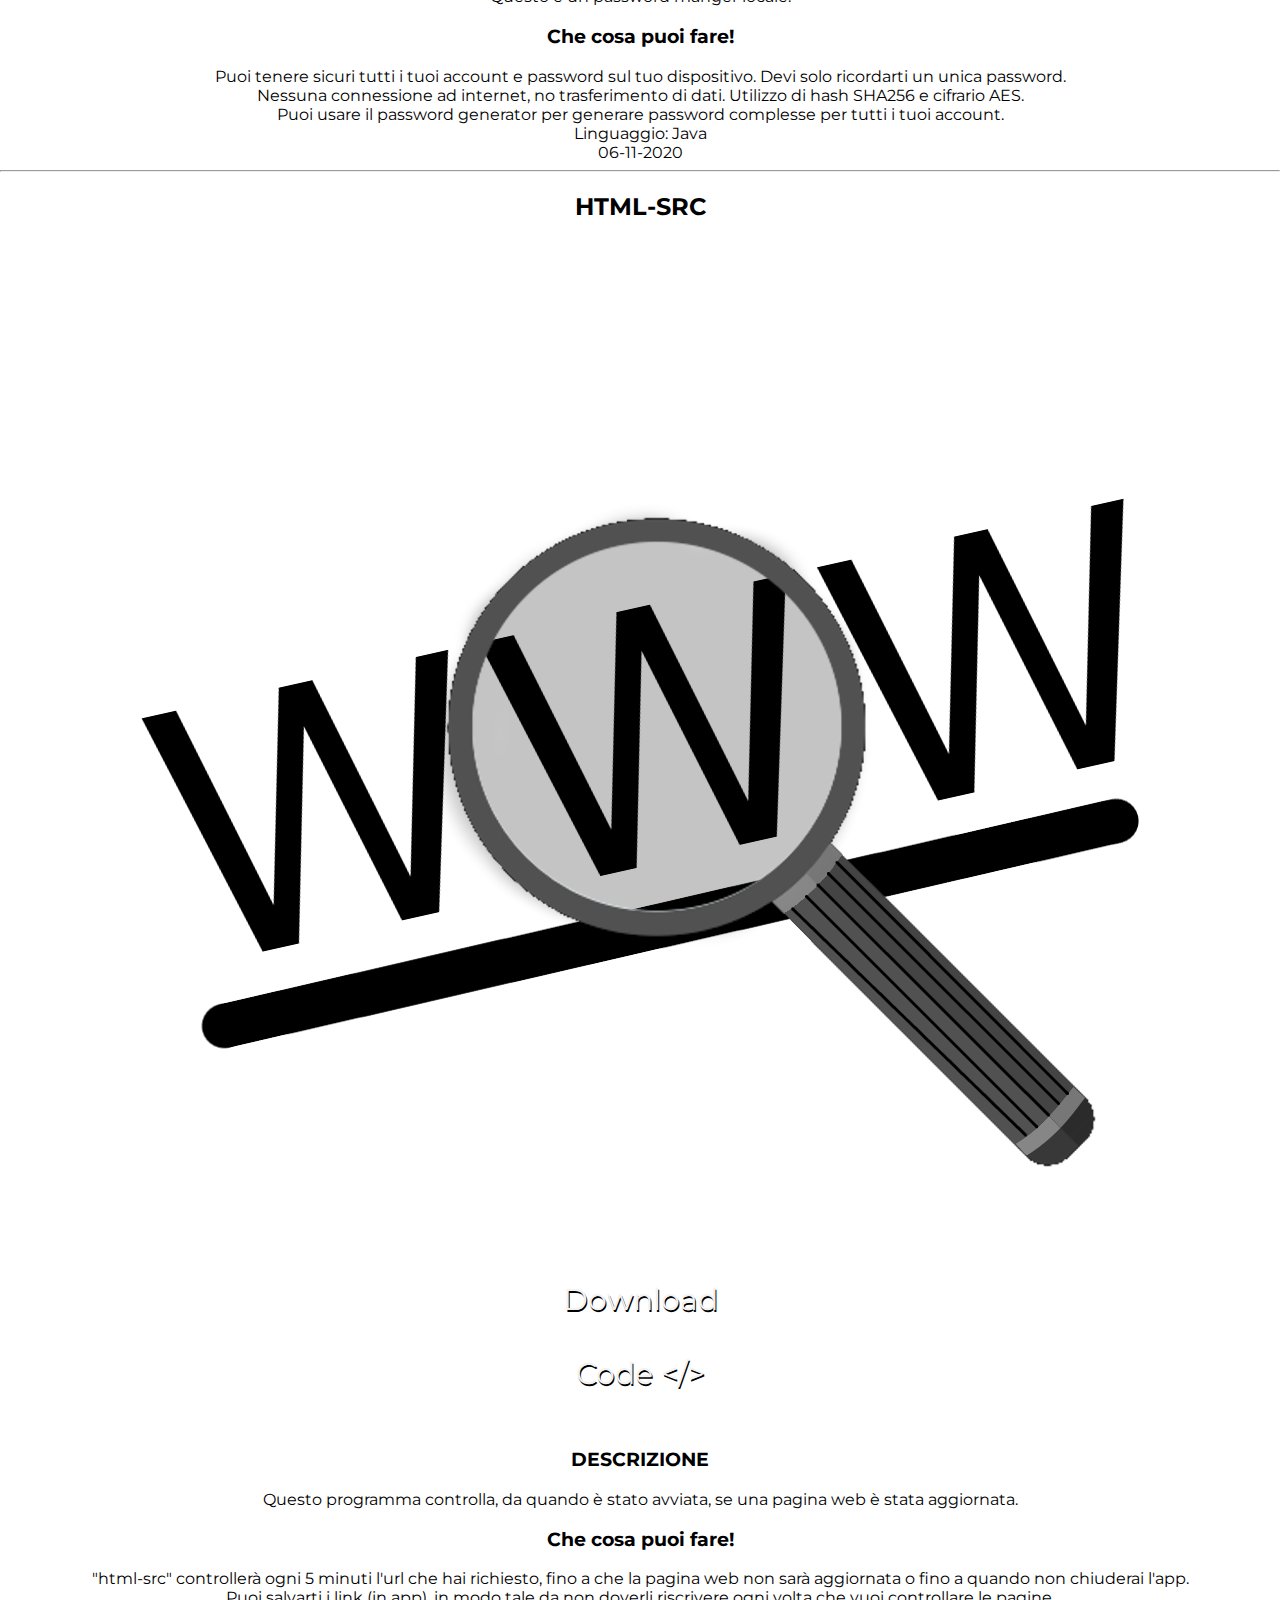
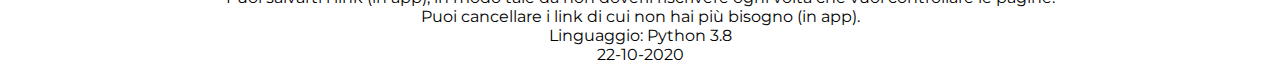
<file: it-IT/projects.html>
<!DOCTYPE html>
<html lang="it">
<head>
    <!-- Global site tag (gtag.js) - Google Analytics -->
    <script async src="https://www.googletagmanager.com/gtag/js?id=G-T4TE3MXC3V"></script>
    <script>
    window.dataLayer = window.dataLayer || [];
    function gtag(){dataLayer.push(arguments);}
    gtag('js', new Date());

    gtag('config', 'G-T4TE3MXC3V');
    </script>
    <!--  -->
    <meta charset="UTF-8">
    <meta name="viewport" content="width=device-width, initial-scale=1.0">
    <link rel = "icon" href = "../images/favicon/main-favicon.png">
    <link rel = "alternate" hreflang = "it" href = "curriculum.html" />
    <link rel = "alternate" hreflang = "en" href = "../curriculum.html" />
    <link rel = "stylesheet" href = "../stylesheets/default.css">
    <link rel = "stylesheet" href = "../stylesheets/projects.css">
    <link rel = "stylesheet" href = "https://fonts.googleapis.com/css2?family=Montserrat&display=swap">
    <script src = "../javascripts/mobile-menu.js"></script>
    <title>Alessandro Ravizzotti</title>
</head>
<body>
    <header>
        <nav>
            <a href="index.html">Alessandro&nbsp;Ravizzotti</a>
            <div id="menu">
                <a href="projects.html">Progetti</a>
                <a href="curriculum.html">Curriculum</a>
                <a href="contacts.html">Contatti</a>
            </div>

            <a id="menu-button" onclick = "showMenu(this)">
                <div class="menu-icon top"></div>
                <div class="menu-icon central"></div>
                <div class="menu-icon bot"></div> 
            </a>
        </nav>
    </header>

    <h1>Projects</h1>

    <main>
        <h2>Attacco al cifrario A5/1</h2>
        <article>
            <div class="left-container">
                <img class="icon" src="../images/projects/project5.png" alt="Attacco al cifrario A5/1">
                <div class="link-container">
                    <a class="link-button" href="../projects/project5 - A51 attack.zip" download="Attacco al cifrario A5/1.zip">
                        <div class="button">
                            Download
                        </div>
                    </a>
                    <a class="link-button" href="https://github.com/itsraval/A51-attack" target="_blank">
                        <div class="button">
                            Code &lt;/&gt;
                        </div>
                    </a>
                </div>
            </div>
            <div class="right-container">
                <h3 class="descriptionTitle">DESCRIZIONE</h3>
                <section>
                    Attacco al cifrario A5/1, utilizzato nelle connessioni GSM (rete 2G).
                </section>

                <h3>Approfondimento</h3>
                <section>
                    Implementato secondo l’attacco teorico di Biham e Dunkelman, con l’utilizzo delle tecniche del ricercatore Golic.
                    <br>Elemento di studio per la tesi di laurea triennale in Informatica:
                    <br><a class="connection" href="https://drive.google.com/file/d/1gaiGMONPWJiHxv_60bF56cPBnZh1EWMa/view?usp=sharing">“Studio e analisi di cifrari utilizzati in ambito mobile”</a>
                    <br>
                    <br><a class="connection" href="https://github.com/itsraval/A51-attack/blob/main/README.md">Visita la pagina GitHub per capire meglio come funziona!</a>
                </section>

                <section class="endSection">
                    Linguaggi:    C, batch 
                    <br>05-03-2022
                </section>
            </div>
        </article>

        <hr>

        <h2>XSS Security</h2>
        <article>
            <div class="left-container">
                <img class="icon" src="../images/projects/project4.png" alt="XSS Security">
                <div class="link-container">
                    <a class="link-button" href="../projects/project4 - XSS_Security.zip" download="XSS_Security.zip">
                        <div class="button">
                            Download
                        </div>
                    </a>
                    <a class="link-button" href="https://github.com/itsraval/XSS-Security" target="_blank">
                        <div class="button">
                            Code &lt;/&gt;
                        </div>
                    </a>
                </div>
            </div>
            <div class="right-container">
                <h3 class="descriptionTitle">DESCRIZIONE</h3>
                <section>
                    Testa la tua pagina web con degli attacchi XSS. Controlla i report generati e se vuoi scaricali in formato pdf.
                </section>

                <h3>Che cosa puoi fare!</h3>
                <section>
                    Puoi scannerizzare il tuo sito web e capire se è vulnerabile agli attacchi XSS.
                    <br>Se la pagina è vulnerabile allora puoi controllare la pagina delle info e capire come rendere il tuo sito più sicuro.
                    <br>
                    <br><a class="connection" href="https://github.com/itsraval/XSS-Security/blob/main/README.md">Visita la pagina GitHub per capire meglio come funziona!</a>
                </section>

                <section class="endSection">
                    Linguaggi:    HTML - CSS - JS 
                    <br>05-05-2021
                </section>
            </div>
        </article>

        <hr>

        <h2>Password Manager GUI</h2>
        <article>
            <div class="left-container">
                <img class="icon" src="../images/projects/project3.png" alt="Password Manager GUI">
                <div class="link-container">
                    <a class="link-button" href="../projects/project3 - PasswordManagerGUI.zip" download="PasswordManagerGUI.zip">
                        <div class="button">
                            Download
                        </div>
                    </a>
                    <a class="link-button" href="https://github.com/itsraval/passwordManagerGUI" target="_blank">
                        <div class="button">
                            Code &lt;/&gt;
                        </div>
                    </a>
                </div>
            </div>
            <div class="right-container">
                <h3 class="descriptionTitle">DESCRIZIONE</h3>
                <section>
                    Questo è un password manager locale con interfaccia grafica.
                </section>

                <h3>Che cosa puoi fare!</h3>
                <section>
                    Puoi salvare tutti i tuoi account su una singola app. Usa il generatore di password per creare delle password complesse.
                    <br>Tutti i dati sono salvati UNICAMENTE sul tuo dispositivo. L'applicazione utilizza hash SHA256 e il cifrario AES. Se qualcuno prova ad entrare viene bloccato e puoi ricevere un'email di notifica.
                    <br>Facile e veloce da usare grazie all'interfaccia grafica. Applicazione e manuale sul funzionamento unicamente in inglese.
                    <br>
                    <br><a class="connection" href="https://www.pswmanager.tk">Visita la pagina di Benvenuto dell'applicazione!</a>
                    <br>
                    <br><a class="connection" href="https://github.com/itsraval/passwordManagerGUI/blob/main/README.md">Visita la pagina di GitHub per capire meglio come funziona l'applicazione!</a>
                </section>

                <section class="endSection">
                    Linguaggi:    Java - JavaFx - CSS 
                    <br>24-01-2021
                </section>
            </div>
        </article>

        <hr>

        <h2>Password Manager</h2>
        <article>
            <div class="left-container">
                <img class="icon" src="../images/projects/project2.png" alt="Password Manager">
                <div class="link-container">
                    <a class="link-button" href="../projects/project2 - passwordManager.zip" download="PasswordManager.zip">
                        <div class="button">
                            Download
                        </div>
                    </a>
                    <a class="link-button" href="https://github.com/itsraval/passwordManager" target="_blank">
                        <div class="button">
                            Code &lt;/&gt;
                        </div>
                    </a>
                </div>
            </div>
            <div class="right-container">
                <h3 class="descriptionTitle">DESCRIZIONE</h3>
                <section>
                    Questo è un password manger locale.
                </section>

                <h3>Che cosa puoi fare!</h3>
                <section>
                    Puoi tenere sicuri tutti i tuoi account e password sul tuo dispositivo. Devi solo ricordarti un unica password.
                    <br>Nessuna connessione ad internet, no trasferimento di dati. Utilizzo di hash SHA256 e cifrario AES.
                    <br>Puoi usare il password generator per generare password complesse per tutti i tuoi account.        
                </section>

                <section class="endSection">
                    Linguaggio:    Java 
                    <br>06-11-2020
                </section>
            </div>
        </article>

        
        <hr>

        <h2>HTML-SRC</h2>
        <article>
            <div class="left-container">
                <img class="icon" src="../images/projects/project1.png" alt="Password Manager">
                <div class="link-container">
                    <a class="link-button" href="../projects/project1 - html_src.zip" download="html_src.zip">
                        <div class="button">
                            Download
                        </div>
                    </a>
                    <a class="link-button" href="https://github.com/itsraval/html-src" target="_blank">
                        <div class="button">
                            Code &lt;/&gt;
                        </div>
                    </a>
                </div>
            </div>
            <div class="right-container">
                <h3 class="descriptionTitle">DESCRIZIONE</h3>
                <section>
                    Questo programma controlla, da quando è stato avviata, se una pagina web è stata aggiornata.
                </section>

                <h3>Che cosa puoi fare!</h3>
                <section>
                    "html-src" controllerà ogni 5 minuti l'url che hai richiesto, fino a che la pagina web non sarà aggiornata o fino a quando non chiuderai l'app.
                    <br>Puoi salvarti i link (in app), in modo tale da non doverli riscrivere ogni volta che vuoi controllare le pagine.
                    <br>Puoi cancellare i link di cui non hai più bisogno (in app).
                </section>

                <section class="endSection">
                    Linguaggio:    Python 3.8 
                    <br>22-10-2020
                </section>
            </div>
        </article>
    </main>

    <footer id="downPage">
        <p>Copyright&nbsp;&copy;&nbsp;2021</p>
    </footer>
    <script src="../javascripts/set-image.js"></script>
    <script>
        var lang = navigator.language;
        if (lang == "en") window.location.replace("../projects.html");
    </script>
</body>
</html>
<!--Copyright © 2021 Made by Alessandro Ravizzotti-->
</file>
<file: stylesheets/style.css>
:root {
    --main: #5959E9;
    --mainL: #7d68ff;
    --shadow: #2f3039;

    --text: #fefefed9;

    --bg: #1b1c21;
    --bgL: #202124;
    --bgT: #1b1c21d9;
}

html, body{
    width: 100%;
    margin: 0px;
    overflow-x: hidden;
    font-family: 'Roboto', sans-serif;
    background-color: var( --bg);
    scroll-behavior: smooth; 
    color: var(--text);
    transition: 0.3s;
}

h1{
    margin-top: 0px;
    padding-top: 70px;
    font-size: 55px;
    color: var(--main);
    text-shadow: 2px 2px 1px var(--shadow);
}

hr{
    margin-left: 20%;
    margin-right: 20%;
    width: 60%;
}


footer{
    width: 100%;  
    margin-top: 50px;
    font-size: 13px;
    text-align: center;
}

.clearfix:after {
    content:"";
    display:block;
    clear:both;
}

.container{
    position: relative;
}

.container-centered{
    margin: 0;
    position: absolute;
    top: 50%;
    -ms-transform: translateY(-50%);
    transform: translateY(-50%);
}

.link, .link:visited{
    color: var(--main);
    text-decoration: none;
}

.link:hover{
    color: var(--mainL);
}

.moveUP{
    position: fixed;
    z-index: 5;
    left: calc(100% - 40px);
    bottom: 35px;
    width: 30px;
    height: 30px;
}

.moveUP:hover{
    content:url(../images/arrow-up-hover.svg);
}

::-moz-selection,  { /* Code for Firefox */
    background-color: var(--main);
}
  
::selection {
    background-color: var(--main);
}

h1::selection, .link::selection {
    background-color: var(--text);
}

h1::-moz-selection, .link::-moz-selection {
    background-color: var(--text);
}

@media screen and (max-width: 685px) {
    footer{
        margin-top: 0px;
    }
}
</file>
<file: stylesheets/navigation_bar.css>
header{
    width: 100%;
    text-align: left;
    height: 50px;
    background-color: var(--bg-lightP);
}

nav{
    padding-top: 10px;
    padding-right: 20px;
    padding-bottom: 10px;
}

.menu{
    float: right;
}

.menu-button{
    display: none;
    cursor: pointer;
    margin-top: -5px;
}

.menu-icon {
    width: 35px;
    height: 5px;
    margin: 6px 0;
    transition: 0.4s;
    background-color: var(--main);
}

.change .top {
    -webkit-transform: rotate(-45deg) translate(-9px, 6px);
    transform: rotate(-45deg) translate(-9px, 6px);
}

.change .central {
    opacity: 0%;
}

.change .bot {
    -webkit-transform: rotate(45deg) translate(-8px, -8px);
    transform: rotate(45deg) translate(-8px, -8px);
}

.menu > a{
    margin-left: 10px;
    margin-right: 10px;
    text-decoration: none;
    font-size: 30px;
    color: var(--main);  
    text-shadow: 2px 2px 1px var(--shadow);
    transition: 0.3s;
}

.menu > a:hover{
    text-decoration: underline;
    color: var(--main-darker);
}

.lock-scroll{
    height: 100vh;
    overflow-y: hidden;
}

@media screen and (max-width: 900px) {
    .menu:not(.new) {
        top: -110vh;
        opacity: 0%;
        transition: 0.5s;
        background: linear-gradient(to bottom, var(--blueT), var(--yellowT));
    }

    .menu {
        position: absolute;
        height: calc(100vh - 50px);
        width: 100%;
        padding-top: 50px;
        top: 0%;
        right: 0%;
        text-align: center;
        transition: 0.5s;
        background-color: var(--bg-lightP);
        z-index: 6;
    }

    .menu > a {
        color: var(--main);
        margin-left: 4px;
        margin-right: 4px;
        font-size: 25px;
        float: none;
        position: relative;
        display: block;
        padding-top: 30px;
        padding-bottom: 30px;
        font-size: 40px;
    }

    .menu-button {
        position: sticky;
        float: right;
        display: block;
        cursor: pointer;
        z-index: 7;
    }
}

/* @media (prefers-color-scheme: dark) {
    header{
        background-color: var(--bg-darkP);
    }

    .menu {
        background-color: var(--bg-darkP);
    }
} */
</file>
<file: stylesheets/button.css>
.button-container{
    width: 140px;
    height: 50px;
    border-radius: 7px;
    background-color: var(--main);
    text-align: center;
    font-size: 25px;
    color: var(--text);
    text-decoration: none;
    margin-left: 10px;
    margin-right: 10px;
    box-shadow: 2px 2px 1px var(--shadow);
    transition: 0.3s;
}

.button-container:hover{
    background-color: var(--mainL);
    color: var(--text);
}

.button-container > div{
    margin-top: 8px;
}

.github-icon{
    height: 50px;
    width: 50px;
    margin-left: 10px;
    margin-right: 10px;
    border-radius: 50%;
    box-shadow: 2px 2px 1px var(--shadow);
}

.github-icon:hover{
    content:url(../images/github-hover.svg);
}

.linkedin-icon{
    height: 50px;
    width: 50px;
    margin-left: 10px;
    margin-right: 10px;
    border-radius: 7px;
    box-shadow: 2px 2px 1px var(--shadow);
}

.linkedin-icon:hover{
    content:url(../images/linkedin-hover.svg);
}


@media screen and (max-width: 685px) {
    .button-container{
        width: 110px;
        height: 40px;
        font-size: 20px;
        margin-left: 5px;
        margin-right: 5px;
    }

    .github-icon{
        height: 40px;
        width: 40px;
        margin-left: 5px;
        margin-right: 5px;
    }

    .linkedin-icon{
        height: 40px;
        width: 40px;
        margin-left: 5px;
        margin-right: 5px;
    }
}

@media screen and (max-width: 503px) {
    .button-container{
        width: 85px;
        height: 35px;
        font-size: 15px;
        margin-left: 3px;
        margin-right: 3px;
    }

    .github-icon{
        height: 35px;
        width: 35px;
        margin-left: 3px;
        margin-right: 3px;
        box-shadow: 1px 1px 1px var(--shadow);
    }

    .linkedin-icon{
        height: 35px;
        width: 35px;
        margin-left: 3px;
        margin-right: 3px;
        box-shadow: 1px 1px 1px var(--shadow);
    }
}
</file>
<file: stylesheets/presentation.css>
#presentation{
    height: calc(100vh - 50px);
}

.presentation-left{
    width: 40%;
    margin: 0px;
    padding-left: 5%;
    padding-right: 5%;
    text-align: center;
}

.presentation-right{
    left: 50%;
    margin: 0px;
    padding-right: 10%; 
}

.profile-pic{
    width: 500px;
    height: 500px;
}

.text-presentation{
    text-align: justify;
    font-size: 20px;
    padding-bottom: 20px;
}

.contacts-container{
    display: flex;
    margin-top: 20px;
    width: 300px;
    margin-left: auto;
    margin-right: auto;
}

.email-container{
    display: flex;
    width: 262px;
    margin-left: auto;
    margin-right: auto;
}

.email-name{
    font-size: 18px;
    padding-top: 4px;
}

.email-icon{
    height: 30px;
    width: 30px;
    margin-right: 20px;
}

@media screen and (max-width: 1280px) {
    #presentation{
        position: inherit;
        height: auto;
    }

    .presentation-left {
        width: 80%;
        padding-left: 10%;
        padding-right: 10%;
        position: inherit;
        -ms-transform: translateY(0%);
        transform: translateY(0%);
    }
    
    .presentation-right {
        width: 80%;
        padding-left: 10%;
        position: inherit;
        -ms-transform: translateY(0%);
        transform: translateY(0%);
        padding-bottom: 50px;
    }

    .profile-pic{
        width: 400px;
        height: 400px;
    }

    .myName{
        padding-top: 20px;
    }
}

@media screen and (max-width: 685px) {
    .profile-pic{
        width: 350px;
        height: 350px;
    }

    .text-presentation{
        font-size: 18px;
        padding-bottom: 18px;
    }

    .myName{
        font-size: 40px;
    }
    
    .contacts-container{
        margin-top: 15px;
        width: 220px;
    }

    .email-container{
        width: 229px;
    }

    .email-name{
        font-size: 16px;
    }

    .email-icon{
        height: 28px;
        width: 28px;
        margin-right: 12px;
    }
}

@media screen and (max-width: 503px) {
    .presentation-right {
        width: 80%;
        padding-left: 10%;
        position: inherit;
        -ms-transform: translateY(0%);
        transform: translateY(0%);
        padding-bottom: 30px;
    }

    .profile-pic{
        width: 250px;
        height: 250px;
    }

    .myName{
        font-size: 30px;
    }

    .text-presentation{
        font-size: 16px;
        padding-bottom: 16px;
    }
    
    .contacts-container{
        margin-top: 10px;
        width: 173px;
    }

    .email-container{
        width: 197px;
    }

    .email-name{
        font-size: 14px;
    }

    .email-icon{
        height: 24px;
        width: 24px;
        margin-right: 8px;
    }
}
</file>
<file: stylesheets/projects.css>
#projects-title{
	padding-top: 30px;
	padding-left: 30px;
}

.row{
	display: flex;
	margin-bottom: 80px;
}

.project-container{
	position: relative;
	width: 380px;
	height: 500px;
	margin-left: auto;
	margin-right: auto;
	border-color: var(--main);
	border-style: solid;
	border-width: 5px;
	border-radius: 7px;
	box-shadow: 2px 2px 1px var(--shadow);
	background-color: var(--bgL);
}

.hide{
	display: none;
}

.no-project{
	visibility: hidden;
}

#cover-project-KeyScan{
	background-image: url("../images/projects/KeyScan.png");
}

#cover-project-PasswordGeneratorChromeExtension{
	background-image: url("../images/projects/PasswordGeneratorChromeExtension.png");
}

#cover-project-MHATOD{
	background-image: url("../images/projects/MHATOD.png");
}

#cover-project-pswmSB{
	background-image: url("../images/projects/pswm-sb.png");
}

#cover-project-a51{
	background-image: url("../images/projects/a51.png");
}

#cover-project-xss{
	background-image: url("../images/projects/xss.png");
}

#cover-project-pmg{
	background-image: url("../images/projects/pmg.png");
}

.project-cover-container{
	position: relative;
	height: 180px;
	padding: 5px;
	background-position: center;
	background-repeat: no-repeat;
	background-size: cover;
	border-top-right-radius: 2px;
	border-top-left-radius: 2px;
	border-bottom: 2px solid var(--main);
}

.github-project-link{
	position: absolute;
	top: 0px;
	right: 0px;
	width: 50px;
	height: 50px;
	margin: 5px;
}

.project-title-bar{
	position: absolute;
	bottom: 0px;
	background-color: var(--main);
	color: var(--text);
	font-size: 25px;
	text-shadow: 2px 2px 1px var(--shadow);
}

.project-description-container{
	padding: 5px;
	text-align: justify;
}

.project-description{
	font-size: 20px;
}

.project-description-container hr{
	position: absolute;
	bottom: 42px;
}

.project-infos{
	position: absolute;
	bottom: 0px;
	margin-bottom: 5px;
	font-size: 16px;
}

.project-title-bar>span::selection, .link::selection {
    background: var(--text);
    color: var(--main);
}

.project-title-bar>span::-moz-selection, .link::-moz-selection {
    background: var(--text);
    color: var(--main);
}


@media screen and (max-width: 910px) {
	 
	#row1{
		display: inherit;
		margin-bottom: 20px;
	}

	.project-container{
		margin-bottom: 40px;
	}
}

@media screen and (max-width: 685px) {
	#projects-title{
        font-size: 40px;
    }

	#row1{
		margin-bottom: 0px;
	}

	.project-container{
		width: 330px;
		height: 430px;
		border-width: 4px;
	}

	.project-cover-container{
		height: 150px;
	}

	.github-project-link{
		width: 40px;
		height: 40px;
	}

	.project-title-bar{
		font-size: 22px;
	}

	.project-description{
		font-size: 18px;
	}
}

@media screen and (max-width: 503px) {
	.project-container{
		width: 280px;
		height: 368px;
	}

	.project-cover-container{
		height: 120px;
	}

	.github-project-link{
		width: 35px;
		height: 35px;
	}

	.project-title-bar{
		font-size: 20px;
	}

	.project-description{
		font-size: 16px;
	}

	.project-description-container hr{
		bottom: 35px;
	}

	.project-infos{
		font-size: 14px;
	}
}

@media screen and (max-width: 315px) {

	.project-container{
		width: 250px;
		height: 350px;
	}

	.project-cover-container{
		height: 100px;
	}
}
</file>
<file: stylesheets/scrollbar.css>
::-webkit-scrollbar {
    width: 10px;
}
    
/* Track */
::-webkit-scrollbar-track {
    background: var(--bg-light);
}

/* Handle */
::-webkit-scrollbar-thumb {
    background: var(--main); 
    border-radius: 25px;
}

/* Handle on hover */
::-webkit-scrollbar-thumb:hover {
    background: var(--main-darker); 
}

/* @media (prefers-color-scheme: dark) {
    ::-webkit-scrollbar-track {
        background: var(--bg-dark);
    }
} */
</file>
<file: stylesheets/home.css>
:root {
    --white: #f2f2f2;
    --blue: #1d4e89;
    --inRange: #8A8441;
    --yellow: #f5b700;
}

html, body{
    height: 100%;
    width: 100%;
    margin: 0px;
    overflow: hidden;
    text-align: center;
    font-family: 'Montserrat';
    background: linear-gradient(to bottom right, var(--blue) 5%, var(--inRange) 50%, var(--yellow) 100%);
    color: var(--white);
}

img{
    width: 450px;
    height: 450px;
    border-radius: 50%;
    margin-top: 100px;
}

h1{
    margin-top: 70px;
    font-size: 70px;
    text-shadow: 2px 2px var(--blue);
}

nav{
    margin-top: 100px;
}

a{
    margin-left: 10px;
    margin-right: 10px;
    text-shadow: 2px 2px var(--blue);
    text-decoration: none;
    font-size: 30px;
    color: var(--white);   
}

a:hover{
    text-decoration: underline;
}

footer{
    position: fixed;
    width: 100%;  
    bottom: 0%; 
    left: 0%;
    font-size: 13px;
}

@media screen and (max-width: 900px) {
    h1{
        margin-top: 70px;
        font-size: 50px;
    }
}

@media screen and (max-width: 600px) {
    img{
        width: 250px;
        height: 250px;
        margin-top: 70px;
    }

    h1{
        margin-top: 50px;
        font-size: 30px;
    }

    nav{
        margin-top: 70px;
    }

    a{
        margin-left: 6px;
        margin-right: 6px;
        font-size: 22px;
    }
}
</file>
<file: stylesheets/default.css>
:root {
    --white: #f2f2f2;
    --black: #000000;
    --bg: rgb(89, 156, 165);
    --bg-mobile: rgba(40, 40, 40, 0.8);
}

html, body{
    width: 100%;
    margin: 0px;
    overflow-x: hidden;
    text-align: center;
    font-family: 'Montserrat';
    color: var(--black);
}

header{
    width: 100%;
    text-align: left;
    background-color: var(--bg);
}

nav{
    padding-top: 10px;
    padding-right: 20px;
    padding-bottom: 10px;
}

#menu{
    float: right;
}

#menu-button{
    display: none;
    cursor: pointer;
    margin-top: -5px;
}

.menu-icon {
    width: 35px;
    height: 5px;
    margin: 6px 0;
    transition: 0.4s;
    background-color: var(--white);
}

.change .top {
    -webkit-transform: rotate(-45deg) translate(-9px, 6px);
    transform: rotate(-45deg) translate(-9px, 6px);
}

.change .central {
    opacity: 0%;
}

.change .bot {
    -webkit-transform: rotate(45deg) translate(-8px, -8px);
    transform: rotate(45deg) translate(-8px, -8px);
}

a{
    margin-left: 10px;
    margin-right: 10px;
    text-decoration: none;
    font-size: 30px;
    color: var(--white);  
    text-shadow: 1px 2px var(--black); 
}

a:hover{
    text-decoration: underline;
}

h1{
    font-size: 70px;
}

footer{
    position: fixed;
    width: 100%;  
    bottom: 0%; 
    left: 0%;
    font-size: 13px;
}

@media screen and (max-width: 900px) {
    a{
        margin-left: 4px;
        margin-right: 4px;
        font-size: 25px;
    }

    #menu:not(.new) {
        top: -110vh;
        opacity: 0%;
        transition: 0.5s;
    }

    #menu {
        position: absolute;
        height: calc(100% - 50px);
        width: 100%;
        overflow: hidden;
        padding-top: 50px;
        top: 0%;
        right: 0%;
        text-align: center;
        background-color: var(--bg-mobile);
        transition: 0.5s;
    }

    #menu > a {
        color: var(--white);
        float: none;
        position: relative;
        display: block;
        padding-top: 30px;
        padding-bottom: 30px;
        font-size: 40px;
    }

    #menu-button {
        float: right;
        display: block;
        cursor: pointer;
    }

    h1{
        font-size: 50px;
    }

    footer{
        position: inherit;
    }
}

@media screen and (max-width: 600px) {
    h1{
        font-size: 30px;
    }
}
</file>
<file: stylesheets/contacts.css>
main{
    width: 90%;
    margin-top: 80px;
    margin-left: 5%;
}

#left-container{
    float: left;
    width: 40%;
}

#left-container > img{
    width: 500px;
    height: 500px;
    border-radius: 50%;
}

h2{
    font-size: 40px;
}

#contacts-container{
    width: 50%;
    margin-left: 10%;
    float: right;
    text-align: left;
}

li{
    list-style-type: none;
}

.icon{
    width: 80px;
    height: 80px;
    float:left;
}

.link{
    height: 63px;
    width: 400px;
    color: var(--bg);
    text-shadow: none; 
    margin-left: 120px;
    margin-top: -18px;
}

.link:hover{
    text-decoration: underline;
}

@media screen and (max-width: 1400px) {
    #left-container{
        width: 45%;
    }

    #contacts-container{
        width: 50%;
        margin-left: 5%;
    }
}

@media screen and (max-width: 1250px) {
    #left-container > img{
        margin-top: 50px;
        width: 400px;
        height: 400px;
    }

    h2{
        font-size: 35px;
    }
}

@media screen and (max-width: 1000px) {
    main{
        margin-top: 0px;
    }
    
    #left-container{
        float: inherit;
        width: 100%;
    }

    #left-container > img{
        width: 300px;
        height: 300px;
    }
    
    h2{
        font-size: 30px;
    }
    
    #contacts-container{
        width: 100%;
        margin-left: 0%;
        float: inherit;
    }

    .icon{
        width: 50px;
        height: 50px;
    }
    
    .link{
        height: 50px;
        width: 300px;
        margin-left: 85px;
        margin-top: -18px;
        font-size: 20px;
    } 
}
</file>
<file: stylesheets/curriculum.css>
section{
    width: 75%;
    margin-left: 12.5%;
    font-size: 25px;
}

#download-container{
    height: auto;
    margin-top: 120px;
    margin-left: calc(50% - 340px);
    display: flex;
}

.download-button{
    background: linear-gradient(to bottom, var(--yellow) 90%, var(--blue) 20%);
    margin-left: 20px;
    margin-right: 20px;
    height: 60px;
    width: 300px;
    border: 2px solid var(--blue);
    border-radius: 5px;
    color: var(--blue);
    text-shadow: none;
}

.button{
    margin-top: 10px;
}


@media screen and (max-width: 900px) {
    #download-container{
        margin-top: 50px;
        margin-left: calc(50% - 170px);
        display: inherit;   
    }
    
    .download-button{
        display: block;
        margin-bottom: 20px;
    }
    
    .button{
        margin-top: 15px;
    }
}

@media screen and (max-width: 600px) {
    section{
        font-size: 20px;
    }

    #download-container{
        margin-top: 40px;
        margin-left: calc(50% - 145px);  
    }

    .download-button{
        width: 250px;
    }
}
</file>
